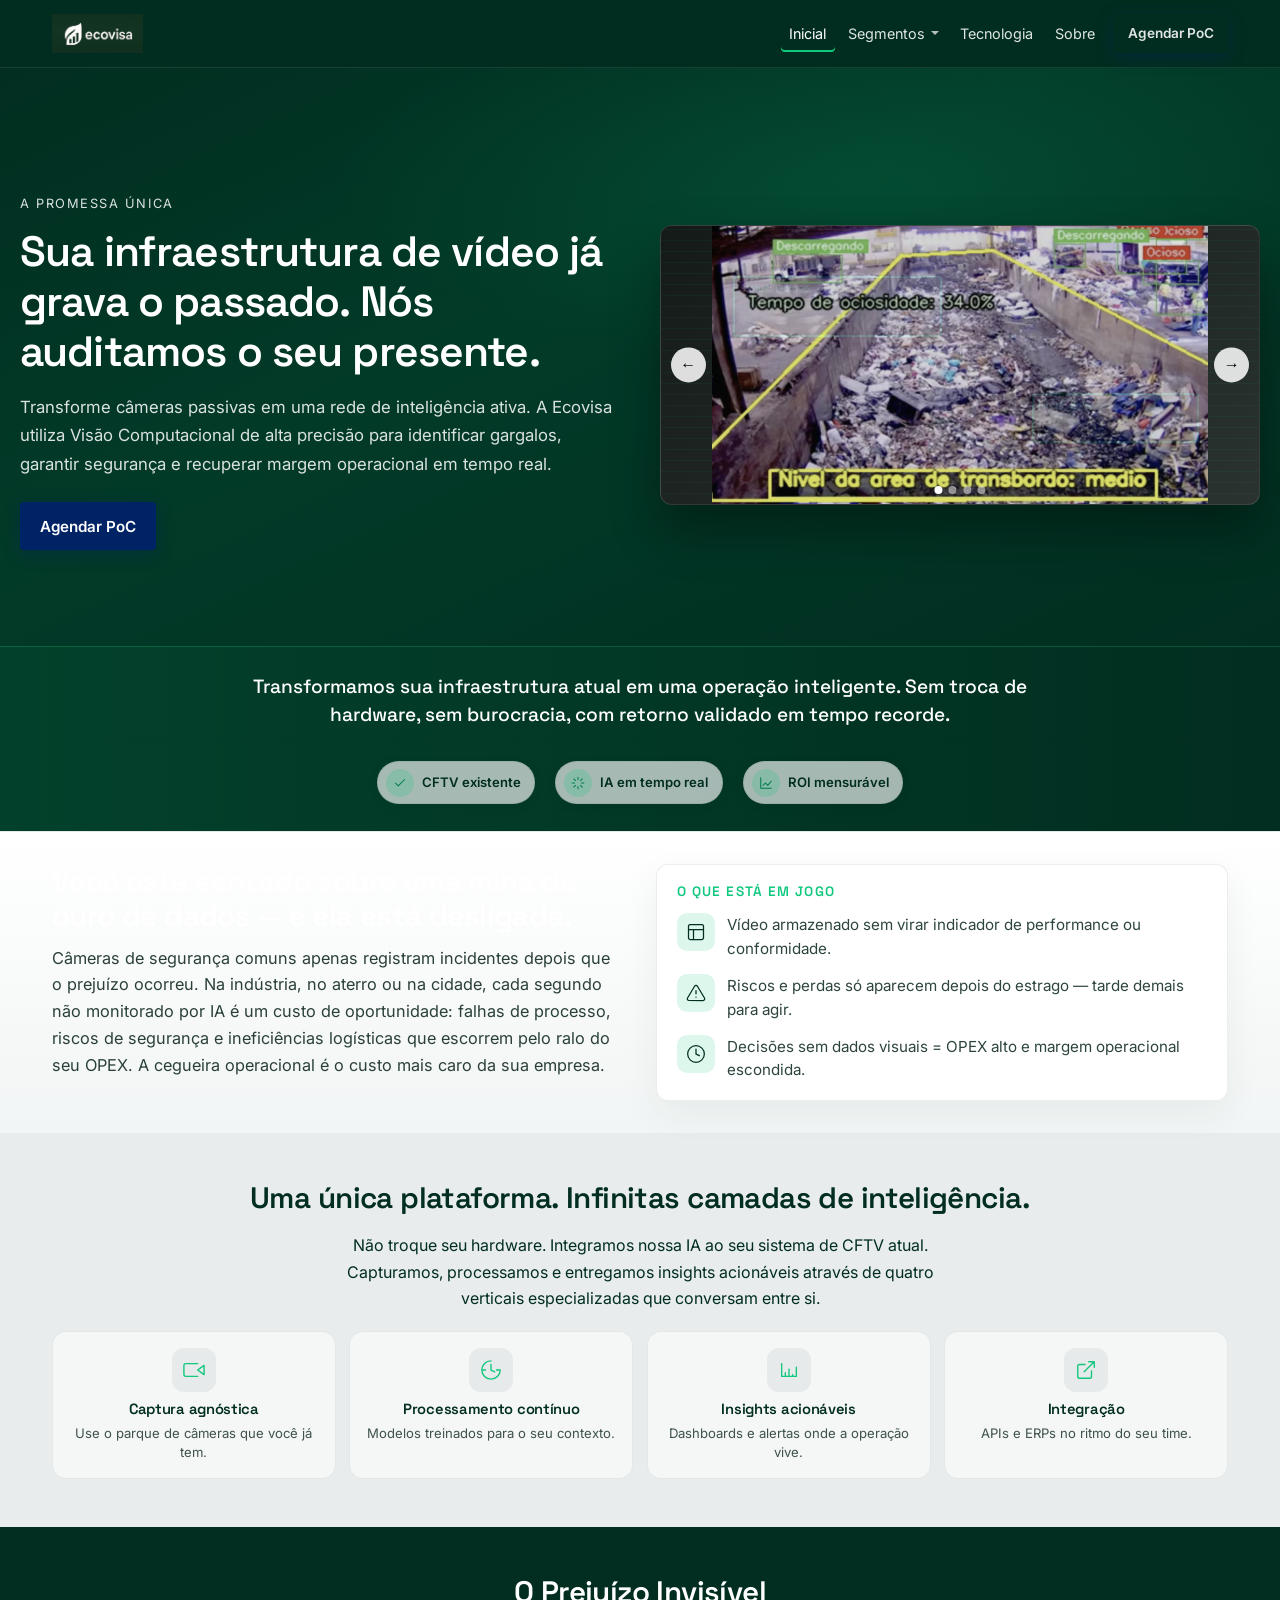
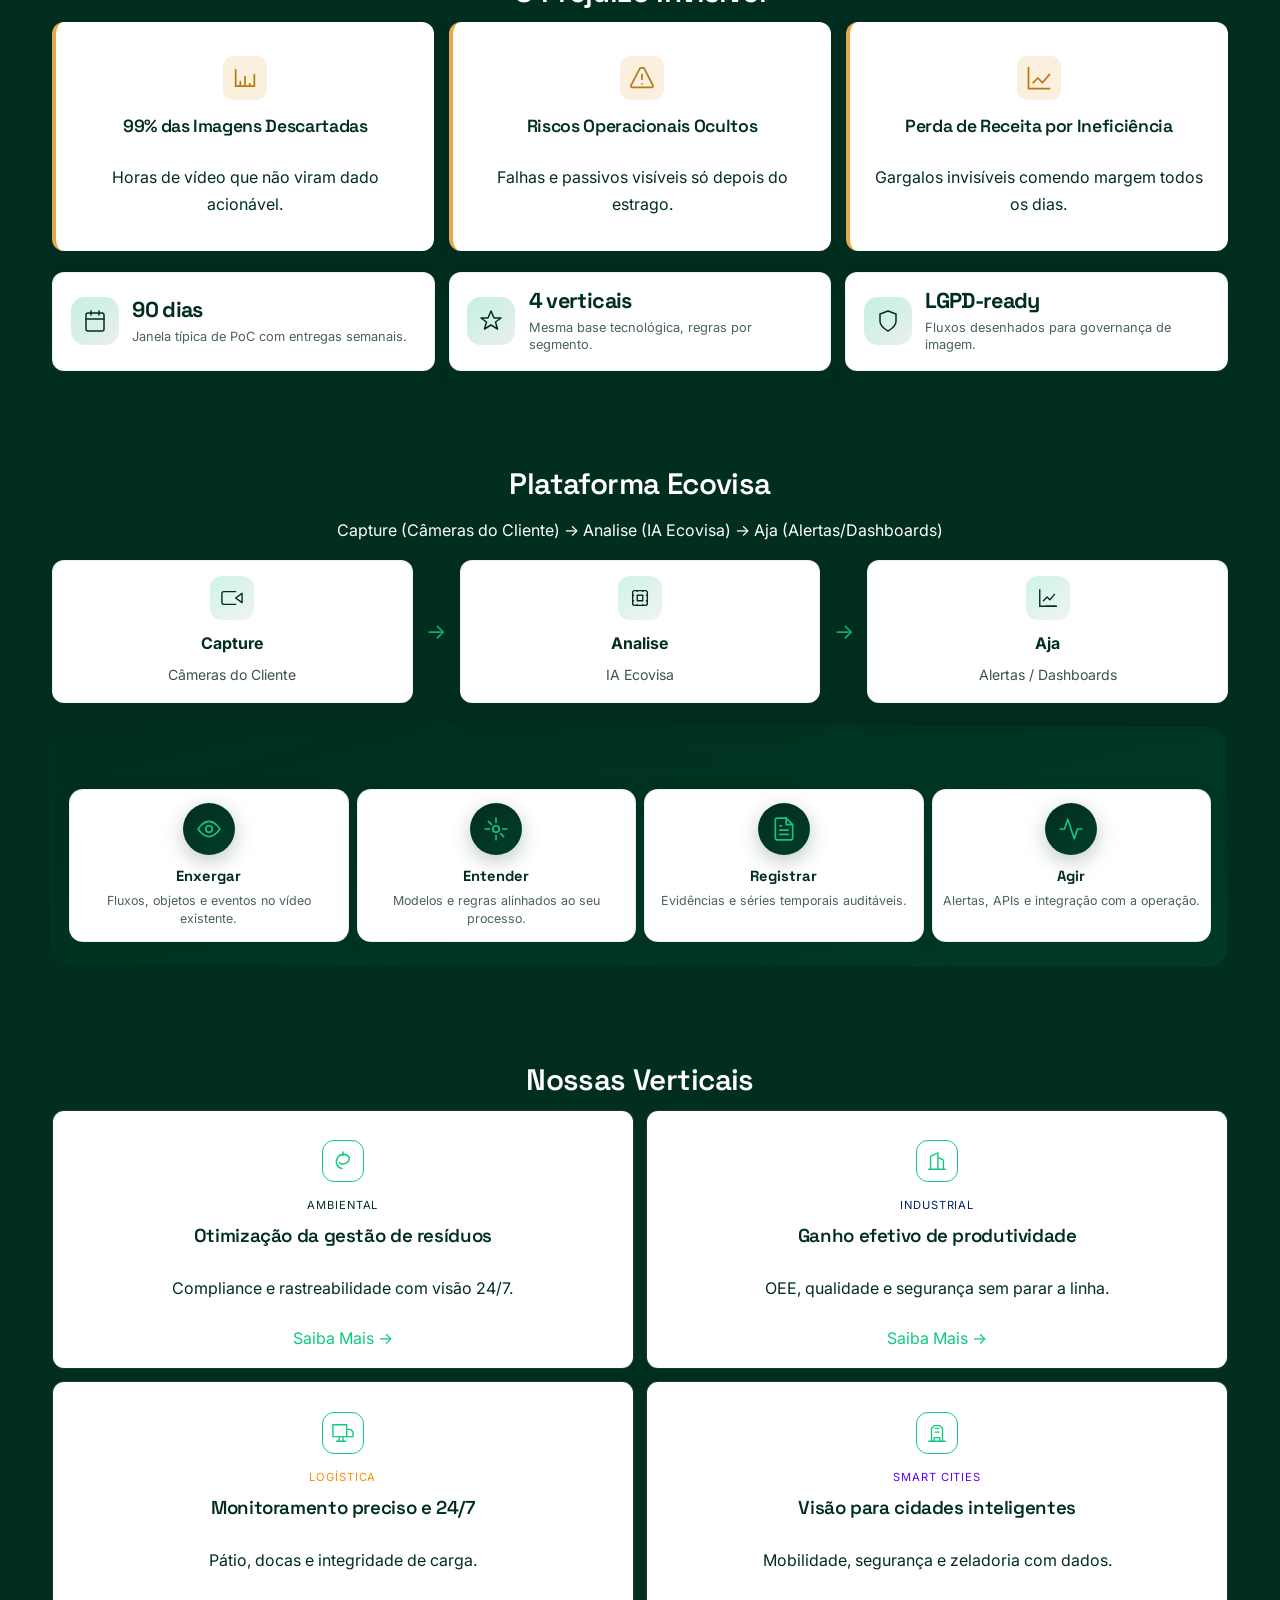
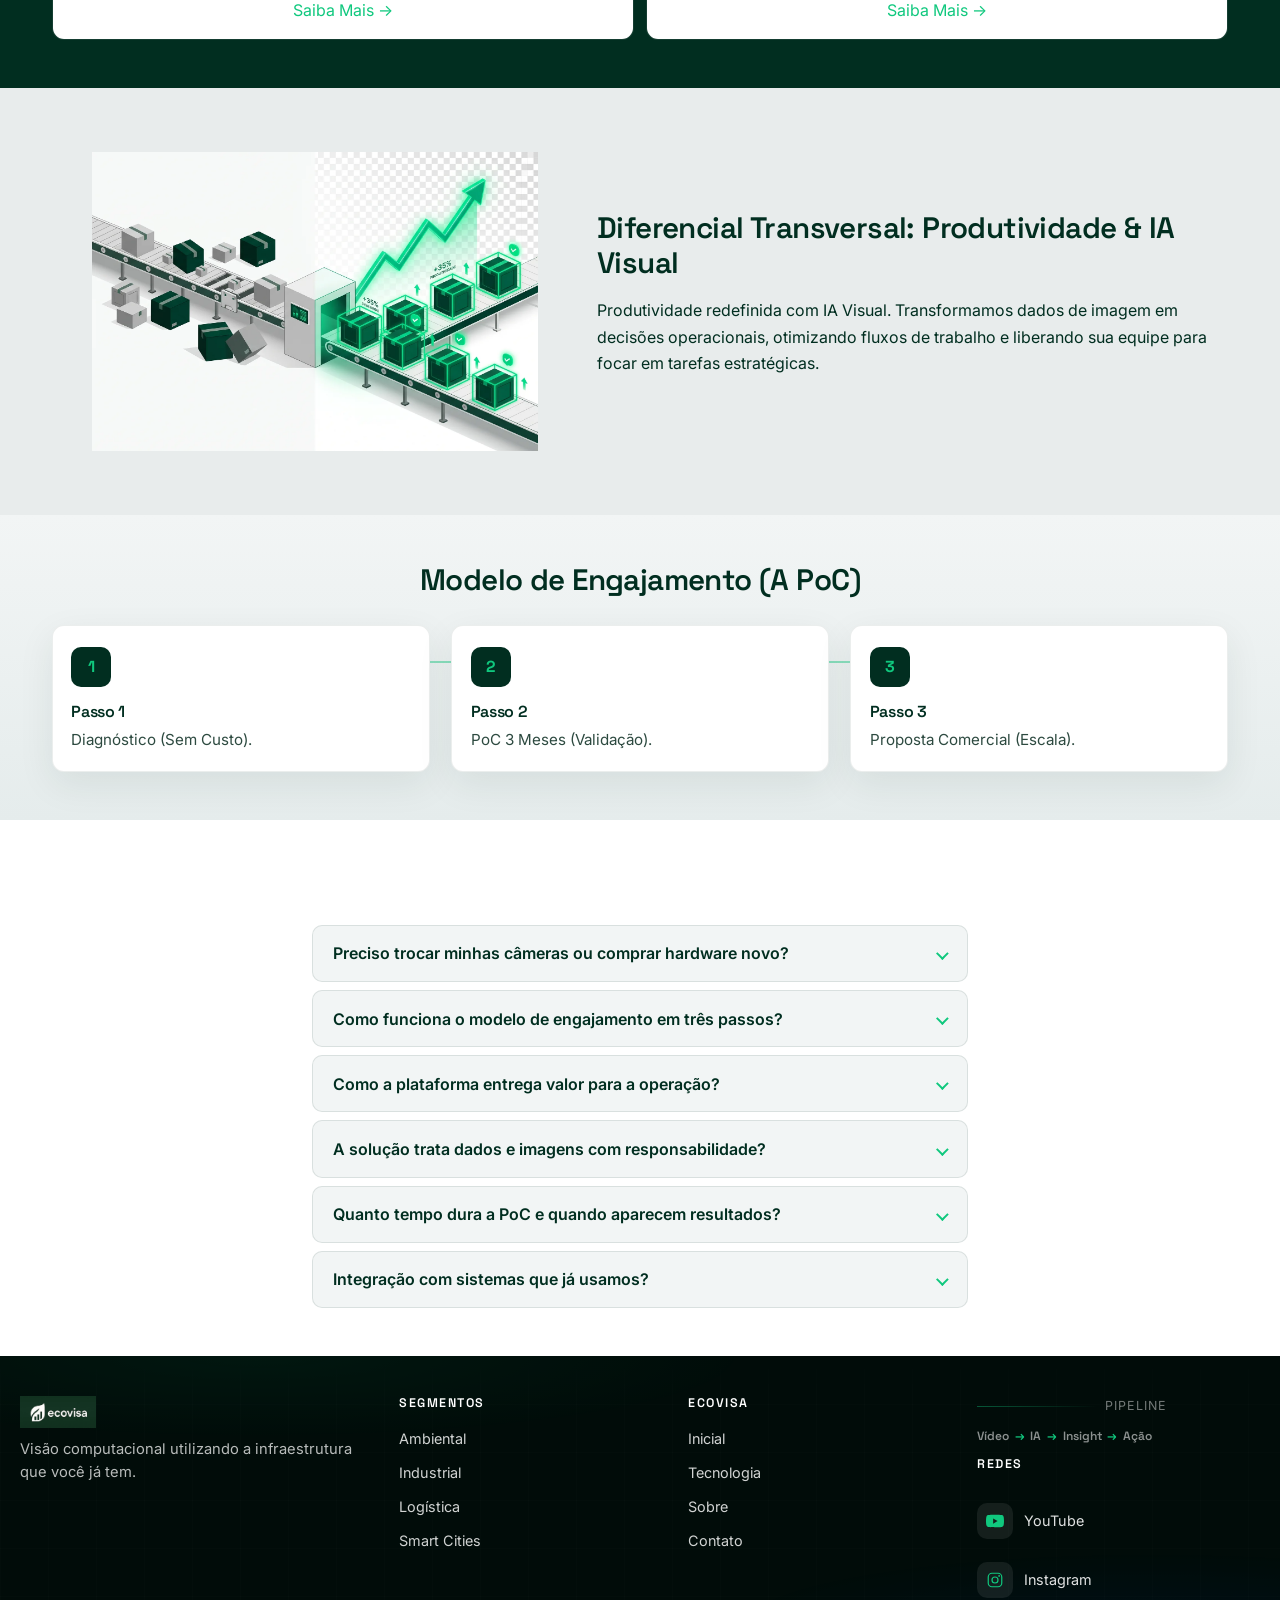
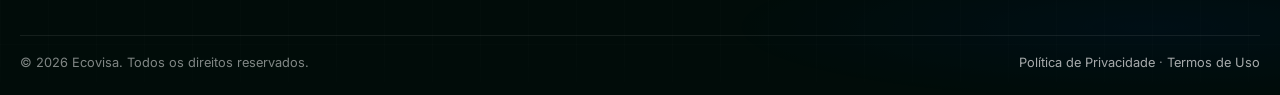
<file: index.html>
<!DOCTYPE html>
<html lang="pt-BR">
  <head>
    <meta charset="utf-8" />
    <meta name="viewport" content="width=device-width, initial-scale=1" />
    <title>Ecovisa — Inteligência que vê, agilidade que entrega</title>

    <link rel="icon" href="/favicon.ico" sizes="any">

    <!-- SEO -->
    <meta
      name="description"
      content="A Ecovisa aplica visão computacional e inteligência artificial para transformar câmeras existentes em dados operacionais, alertas e dashboards para indústria, logística, meio ambiente e cidades inteligentes."
    />

    <link rel="canonical" href="https://www.ecovisa.com.br/" />

    <meta property="og:type" content="website" />
    <meta property="og:title" content="Ecovisa | Inteligência visual com IA" />
    <meta
      property="og:description"
      content="Transforme câmeras passivas em uma rede de inteligência ativa com visão computacional aplicada à operação."
    />
    <meta property="og:url" content="https://www.ecovisa.com.br/" />
    <meta property="og:image" content="https://www.ecovisa.com.br/imagens/og/ecovisa-og.jpg" />

    <meta name="twitter:card" content="summary_large_image" />
    <meta name="twitter:title" content="Ecovisa | Inteligência visual com IA" />
    <meta
      name="twitter:description"
      content="Visão computacional para transformar vídeo em decisão operacional."
    />
    <meta name="twitter:image" content="https://www.ecovisa.com.br/imagens/og/ecovisa-og.jpg" />

    <link rel="preconnect" href="https://fonts.googleapis.com" />
    <link rel="preconnect" href="https://fonts.gstatic.com" crossorigin />
    <link
      href="https://fonts.googleapis.com/css2?family=Inter:wght@400;500;600;700&family=Space+Grotesk:wght@500;600;700&display=swap"
      rel="stylesheet"
    />
    <link rel="stylesheet" href="css/styles.css" />
    <link rel="stylesheet" href="css/vertical.css" />

    <script type="application/ld+json">
    {
      "@context": "https://schema.org",
      "@graph": [
        {
          "@type": "Organization",
          "@id": "https://www.ecovisa.com.br/#organization",
          "name": "Ecovisa",
          "legalName": "Clutch Tecnologia",
          "url": "https://www.ecovisa.com.br/",
          "logo": "https://www.ecovisa.com.br/imagens/ecovisa%20logo%20horizontal%20fundo%20verde.webp",
          "email": "contato@ecovisa.com.br",
          "address": {
            "@type": "PostalAddress",
            "addressLocality": "Curitiba",
            "addressRegion": "PR",
            "addressCountry": "BR"
          },
          "contactPoint": {
            "@type": "ContactPoint",
            "contactType": "sales",
            "email": "contato@ecovisa.com.br",
            "availableLanguage": ["Portuguese", "pt-BR"]
          },
          "sameAs": [
            "https://www.youtube.com/@ecovisa_tech",
            "https://www.instagram.com/ecovisa.tech"
          ]
        },
        {
          "@type": "SoftwareApplication",
          "name": "Plataforma Ecovisa",
          "applicationCategory": "BusinessApplication",
          "operatingSystem": "Web",
          "url": "https://www.ecovisa.com.br/",
          "description": "Plataforma de visão computacional e inteligência artificial que transforma câmeras e CFTV existentes em alertas, indicadores e dashboards operacionais.",
          "provider": { "@id": "https://www.ecovisa.com.br/#organization" },
          "offers": {
            "@type": "Offer",
            "description": "Diagnóstico e PoC sob consulta",
            "url": "https://www.ecovisa.com.br/contato"
          }
        },
        {
          "@type": "WebSite",
          "@id": "https://www.ecovisa.com.br/#website",
          "url": "https://www.ecovisa.com.br/",
          "name": "Ecovisa",
          "publisher": { "@id": "https://www.ecovisa.com.br/#organization" },
          "inLanguage": "pt-BR"
        }
      ]
    }
    </script>

  </head>
  <body>
    <div class="page">
      <header class="site-header">
        <div class="inner">
          <a href="/" class="brand" data-route="" aria-label="Ecovisa — Início">
            <img src="imagens/ecovisa%20logo%20horizontal%20fundo%20verde.webp" alt="Ecovisa" class="brand-logo" />
          </a>
          <nav class="nav-main" aria-label="Principal">
            <a href="/" class="nav-link" data-route="" data-nav="home">
              Inicial
            </a>
            <div class="dropdown">
              <button type="button" class="nav-link dropdown-toggle" data-nav="segmentos">
                Segmentos
              </button>
              <div class="dropdown-panel" role="menu">
                <a href="/ambiental" data-route="ambiental" data-nav="ambiental">
                  Ambiental
                  <small>coleta, gestão e reciclagem de resíduos</small>
                </a>
                <a href="/industrial" data-route="industrial" data-nav="industrial">
                  Industrial
                  <small>controle de qualidade e otimização de processos</small>
                </a>
                <a href="/logistica" data-route="logistica" data-nav="logistica">
                  Logística
                  <small>inspeção automatizada e gestão de cargas</small>
                </a>
                <a href="/smart-cities" data-route="smart-cities" data-nav="smart-cities">
                  Smart cities
                  <small>monitoramento veicular e fluxo de pessoas</small>
                </a>
              </div>
            </div>
            <a href="/tecnologia" class="nav-link" data-route="tecnologia" data-nav="tecnologia">
              Tecnologia
            </a>
            <a href="/sobre" class="nav-link" data-route="sobre" data-nav="sobre">Sobre</a>
            <a href="/contato" class="btn btn-primary" data-route="contato">Agendar PoC</a>
          </nav>
          <button
            type="button"
            class="mobile-nav-toggle"
            id="mobile-nav-toggle"
            aria-expanded="false"
            aria-controls="mobile-drawer"
          >
            Menu
          </button>
        </div>
      </header>

      <div class="mobile-drawer" id="mobile-drawer">
        <a href="/" data-route="">Inicial</a>
        <span class="mobile-sub" style="opacity: 0.6">Segmentos</span>
        <a href="/ambiental" data-route="ambiental">Ambiental</a>
        <a href="/industrial" data-route="industrial">Industrial</a>
        <a href="/logistica" data-route="logistica">Logística</a>
        <a href="/smart-cities" data-route="smart-cities">Smart Cities</a>
        <a href="/tecnologia" data-route="tecnologia">Tecnologia</a>
        <a href="/sobre" data-route="sobre">Sobre</a>
        <a href="/contato" data-route="contato">Agendar PoC</a>
      </div>

      <main>
        <!-- HOME -->
        <article data-view="">
          <section class="section section--dark section--hero">
            <div class="shell hero">
              <div class="hero-copy">
                <p class="kicker">A Promessa Única</p>
                <h1>
                  Sua infraestrutura de vídeo já grava o passado. Nós auditamos o seu presente.
                </h1>
                <p class="mb-lg hero-lead">
                  Transforme câmeras passivas em uma rede de inteligência ativa. A Ecovisa utiliza
                  Visão Computacional de alta precisão para identificar gargalos, garantir segurança
                  e recuperar margem operacional em tempo real.
                </p>
                <div class="hero-actions">
                  <a href="/contato" class="btn btn-primary" data-route="contato">
                    Agendar PoC
                  </a>
                </div>
              </div>
              <div class="hero-visual" aria-label="Visual do hero (vídeo em loop sugerido no wireframe)">
                <span class="scan-line"></span>
                <span class="bb-box">Status: Ocioso</span>
                <span class="bb-box">Nível: 85%</span>
                <div class="carousel" aria-label="Módulos Ecovisa">
                  <div class="carousel__track">
                    <figure class="carousel__slide is-active">
                      <img src="imagens/imagem%20dos%20modulos/ambiental/ambiental%20-%20modulo%20transbordo.webp" alt="Módulo Transbordo — Ambiental" loading="lazy">
                    </figure>
                    <figure class="carousel__slide">
                      <img src="imagens/imagem%20dos%20modulos/industrial/industrial%20-%20modulo%20controle%20de%20qualidade.webp" alt="Módulo Controle de Qualidade — Industrial" loading="lazy">
                    </figure>
                    <figure class="carousel__slide">
                      <img src="imagens/imagem%20dos%20modulos/industrial/industrial%20-%20modulo%20produtividade%20e%20controle.webp" alt="Módulo Produtividade e Controle — Industrial" loading="lazy">
                    </figure>
                    <figure class="carousel__slide">
                      <img src="imagens/imagem%20dos%20modulos/smart%20cities/smart%20cities%20-%20modulo%20analise%20de%20transito.webp" alt="Módulo Análise de Trânsito — Smart Cities" loading="lazy">
                    </figure>
                  </div>
                  <button class="carousel__btn carousel__btn--prev" aria-label="Anterior">&#8592;</button>
                  <button class="carousel__btn carousel__btn--next" aria-label="Próximo">&#8594;</button>
                  <div class="carousel__dots">
                    <button class="carousel__dot is-active" aria-label="Slide 1"></button>
                    <button class="carousel__dot" aria-label="Slide 2"></button>
                    <button class="carousel__dot" aria-label="Slide 3"></button>
                    <button class="carousel__dot" aria-label="Slide 4"></button>
                  </div>
                </div>
              </div>
            </div>
          </section>

          <section class="value-strip" aria-label="Promessa de valor">
            <div class="shell value-strip__inner">
              <p class="value-strip__text">
                Transformamos sua infraestrutura atual em uma operação inteligente. Sem troca de
                hardware, sem burocracia, com retorno validado em tempo recorde.
              </p>
              <div class="value-strip__highlights" role="list">
                <span class="value-strip__hi" role="listitem">
                  <span class="value-strip__hi-icon" aria-hidden="true">
                    <svg viewBox="0 0 24 24" fill="none" stroke="currentColor" stroke-width="1.75">
                      <path d="M20 6L9 17l-5-5" stroke-linecap="round" stroke-linejoin="round" />
                    </svg>
                  </span>
                  CFTV existente
                </span>
                <span class="value-strip__hi" role="listitem">
                  <span class="value-strip__hi-icon" aria-hidden="true">
                    <svg viewBox="0 0 24 24" fill="none" stroke="currentColor" stroke-width="1.75">
                      <path d="M12 2v4M12 18v4M4.93 4.93l2.83 2.83M16.24 16.24l2.83 2.83M2 12h4M18 12h4M4.93 19.07l2.83-2.83M16.24 7.76l2.83-2.83" stroke-linecap="round" />
                    </svg>
                  </span>
                  IA em tempo real
                </span>
                <span class="value-strip__hi" role="listitem">
                  <span class="value-strip__hi-icon" aria-hidden="true">
                    <svg viewBox="0 0 24 24" fill="none" stroke="currentColor" stroke-width="1.75">
                      <path d="M3 3v18h18M7 16l4-4 4 4 6-7" stroke-linecap="round" stroke-linejoin="round" />
                    </svg>
                  </span>
                  ROI mensurável
                </span>
              </div>
            </div>
          </section>

          <section class="home-intro-band">
            <div class="shell home-intro-band__grid">
              <div>
                <h2>Você está sentado sobre uma mina de ouro de dados — e ela está desligada.</h2>
                <p class="home-intro-band__lead">
                  Câmeras de segurança comuns apenas registram incidentes depois que o prejuízo
                  ocorreu. Na indústria, no aterro ou na cidade, cada segundo não monitorado por IA é
                  um custo de oportunidade: falhas de processo, riscos de segurança e ineficiências
                  logísticas que escorrem pelo ralo do seu OPEX. A cegueira operacional é o custo mais
                  caro da sua empresa.
                </p>
              </div>
              <div class="home-intro-band__panel" aria-label="Resumo do problema">
                <h3>O que está em jogo</h3>
                <div class="home-bullet">
                  <span class="home-bullet__ico" aria-hidden="true">
                    <svg viewBox="0 0 24 24" fill="none" stroke="currentColor" stroke-width="1.5">
                      <rect x="3" y="3" width="18" height="18" rx="2" />
                      <path d="M3 9h18M9 21V9" stroke-linecap="round" />
                    </svg>
                  </span>
                  <p>Vídeo armazenado sem virar indicador de performance ou conformidade.</p>
                </div>
                <div class="home-bullet">
                  <span class="home-bullet__ico" aria-hidden="true">
                    <svg viewBox="0 0 24 24" fill="none" stroke="currentColor" stroke-width="1.5">
                      <path d="M10.29 3.86L1.82 18a2 2 0 001.71 3h16.94a2 2 0 001.71-3L13.71 3.86a2 2 0 00-3.42 0zM12 9v4M12 17h.01" stroke-linecap="round" stroke-linejoin="round" />
                    </svg>
                  </span>
                  <p>Riscos e perdas só aparecem depois do estrago — tarde demais para agir.</p>
                </div>
                <div class="home-bullet">
                  <span class="home-bullet__ico" aria-hidden="true">
                    <svg viewBox="0 0 24 24" fill="none" stroke="currentColor" stroke-width="1.5">
                      <circle cx="12" cy="12" r="10" />
                      <path d="M12 6v6l4 2" stroke-linecap="round" />
                    </svg>
                  </span>
                  <p>Decisões sem dados visuais = OPEX alto e margem operacional escondida.</p>
                </div>
              </div>
            </div>
          </section>

          <section class="section section--muted">
            <div class="shell">
              <h2 class="text-center">Uma única plataforma. Infinitas camadas de inteligência.</h2>
              <p class="text-center section-headline">
                Não troque seu hardware. Integramos nossa IA ao seu sistema de CFTV atual. Capturamos,
                processamos e entregamos insights acionáveis através de quatro verticais
                especializadas que conversam entre si.
              </p>
              <div class="home-pillars">
                <div class="home-pillar">
                  <div class="home-pillar__ico" aria-hidden="true">
                    <svg viewBox="0 0 24 24" fill="none" stroke="currentColor" stroke-width="1.5">
                      <path d="M23 7l-7 5 7 5V7zM16 5H3a2 2 0 00-2 2v10a2 2 0 002 2h13" stroke-linecap="round" stroke-linejoin="round" />
                    </svg>
                  </div>
                  <h3>Captura agnóstica</h3>
                  <p>Use o parque de câmeras que você já tem.</p>
                </div>
                <div class="home-pillar">
                  <div class="home-pillar__ico" aria-hidden="true">
                    <svg viewBox="0 0 24 24" fill="none" stroke="currentColor" stroke-width="1.5">
                      <path d="M12 2a10 10 0 1010 10M12 6v6l4 2M2 12h4M18 12h4" stroke-linecap="round" />
                    </svg>
                  </div>
                  <h3>Processamento contínuo</h3>
                  <p>Modelos treinados para o seu contexto.</p>
                </div>
                <div class="home-pillar">
                  <div class="home-pillar__ico" aria-hidden="true">
                    <svg viewBox="0 0 24 24" fill="none" stroke="currentColor" stroke-width="1.5">
                      <path d="M4 19V5M4 19h16M8 19v-4M12 19v-8M16 19v-2M20 19V9" stroke-linecap="round" />
                    </svg>
                  </div>
                  <h3>Insights acionáveis</h3>
                  <p>Dashboards e alertas onde a operação vive.</p>
                </div>
                <div class="home-pillar">
                  <div class="home-pillar__ico" aria-hidden="true">
                    <svg viewBox="0 0 24 24" fill="none" stroke="currentColor" stroke-width="1.5">
                      <path d="M18 13v6a2 2 0 01-2 2H5a2 2 0 01-2-2V8a2 2 0 012-2h6M15 3h6v6M10 14L21 3" stroke-linecap="round" stroke-linejoin="round" />
                    </svg>
                  </div>
                  <h3>Integração</h3>
                  <p>APIs e ERPs no ritmo do seu time.</p>
                </div>
              </div>
            </div>
          </section>

          <section class="section">
            <div class="shell text-center">
              <h2>O Prejuízo Invisível</h2>
              <div class="grid-3">
                <div class="card-pain">
                  <div class="icon-line" aria-hidden="true">
                    <svg width="28" height="28" viewBox="0 0 24 24" fill="none" stroke="currentColor" stroke-width="1.5">
                      <path d="M4 19V5M4 19h16M4 19h4M8 19v-4M12 19v-8M16 19v-2M20 19V9" stroke-linecap="round" />
                    </svg>
                  </div>
                  <h3>99% das Imagens Descartadas</h3>
                  <p>Horas de vídeo que não viram dado acionável.</p>
                </div>
                <div class="card-pain">
                  <div class="icon-line" aria-hidden="true">
                    <svg width="28" height="28" viewBox="0 0 24 24" fill="none" stroke="currentColor" stroke-width="1.5">
                      <path d="M12 9v4M12 17h.01M10.3 3.6L2.6 18.4A1 1 0 003.4 20h17.2a1 1 0 00.8-1.6L13.7 3.6a1 1 0 00-1.8 0z" stroke-linecap="round" stroke-linejoin="round" />
                    </svg>
                  </div>
                  <h3>Riscos Operacionais Ocultos</h3>
                  <p>Falhas e passivos visíveis só depois do estrago.</p>
                </div>
                <div class="card-pain">
                  <div class="icon-line" aria-hidden="true">
                    <svg width="28" height="28" viewBox="0 0 24 24" fill="none" stroke="currentColor" stroke-width="1.5">
                      <path d="M3 3v18h18M7 16l4-4 4 4 6-7" stroke-linecap="round" stroke-linejoin="round" />
                    </svg>
                  </div>
                  <h3>Perda de Receita por Ineficiência</h3>
                  <p>Gargalos invisíveis comendo margem todos os dias.</p>
                </div>
              </div>
              <div class="home-stats" aria-label="Indicadores da proposta Ecovisa">
                <div class="home-stat">
                  <div class="home-stat__ico" aria-hidden="true">
                    <svg viewBox="0 0 24 24" fill="none" stroke="currentColor" stroke-width="1.5">
                      <rect x="3" y="4" width="18" height="18" rx="2" />
                      <path d="M3 10h18M8 2v4M16 2v4" stroke-linecap="round" />
                    </svg>
                  </div>
                  <div>
                    <span class="home-stat__val">90 dias</span>
                    <span class="home-stat__lbl">Janela típica de PoC com entregas semanais.</span>
                  </div>
                </div>
                <div class="home-stat">
                  <div class="home-stat__ico" aria-hidden="true">
                    <svg viewBox="0 0 24 24" fill="none" stroke="currentColor" stroke-width="1.5">
                      <path d="M12 2l3 7h7l-5.5 4 2 7L12 16l-6.5 4 2-7L2 9h7l3-7z" stroke-linejoin="round" />
                    </svg>
                  </div>
                  <div>
                    <span class="home-stat__val">4 verticais</span>
                    <span class="home-stat__lbl">Mesma base tecnológica, regras por segmento.</span>
                  </div>
                </div>
                <div class="home-stat">
                  <div class="home-stat__ico" aria-hidden="true">
                    <svg viewBox="0 0 24 24" fill="none" stroke="currentColor" stroke-width="1.5">
                      <path d="M12 22s8-4 8-10V5l-8-3-8 3v7c0 6 8 10 8 10z" stroke-linejoin="round" />
                    </svg>
                  </div>
                  <div>
                    <span class="home-stat__val">LGPD-ready</span>
                    <span class="home-stat__lbl">Fluxos desenhados para governança de imagem.</span>
                  </div>
                </div>
              </div>
            </div>
          </section>

          <section class="section">
            <div class="shell text-center">
              <h2>Plataforma Ecovisa</h2>
              <p class="section-headline">
                Capture (Câmeras do Cliente) → Analise (IA Ecovisa) → Aja (Alertas/Dashboards)
              </p>
              <div class="flow flow--modern" aria-label="Fluxo da plataforma">
                <div class="flow-step">
                  <div class="flow-step__ico" aria-hidden="true">
                    <svg viewBox="0 0 24 24" fill="none" stroke="currentColor" stroke-width="1.5">
                      <path d="M23 7l-7 5 7 5V7zM16 5H3a2 2 0 00-2 2v10a2 2 0 002 2h13" stroke-linecap="round" stroke-linejoin="round" />
                    </svg>
                  </div>
                  <strong>Capture</strong>
                  <span>Câmeras do Cliente</span>
                </div>
                <span class="flow-arrow" aria-hidden="true">→</span>
                <div class="flow-step">
                  <div class="flow-step__ico" aria-hidden="true">
                    <svg viewBox="0 0 24 24" fill="none" stroke="currentColor" stroke-width="1.5">
                      <rect x="4" y="4" width="16" height="16" rx="2" />
                      <path d="M9 9h6v6H9zM4 9h1M4 15h1M19 9h1M19 15h1M9 4v1M15 4v1M9 19v1M15 19v1" stroke-linecap="round" />
                    </svg>
                  </div>
                  <strong>Analise</strong>
                  <span>IA Ecovisa</span>
                </div>
                <span class="flow-arrow" aria-hidden="true">→</span>
                <div class="flow-step">
                  <div class="flow-step__ico" aria-hidden="true">
                    <svg viewBox="0 0 24 24" fill="none" stroke="currentColor" stroke-width="1.5">
                      <path d="M3 3v18h18" stroke-linecap="round" />
                      <path d="M7 15l4-4 3 3 5-6" stroke-linecap="round" stroke-linejoin="round" />
                      <path d="M21 21H10" stroke-linecap="round" />
                    </svg>
                  </div>
                  <strong>Aja</strong>
                  <span>Alertas / Dashboards</span>
                </div>
              </div>
              <div class="home-infographic" aria-label="Pipeline de valor da visão computacional">
                <p class="home-infographic__title">Do pixel à decisão</p>
                <div class="home-pipeline">
                  <div class="home-pipeline__node">
                    <div class="home-pipeline__ring" aria-hidden="true">
                      <svg viewBox="0 0 24 24" fill="none" stroke="currentColor" stroke-width="1.5">
                        <path d="M2 12s4-7 10-7 10 7 10 7-4 7-10 7-10-7-10-7z" />
                        <circle cx="12" cy="12" r="3" />
                      </svg>
                    </div>
                    <strong>Enxergar</strong>
                    <span>Fluxos, objetos e eventos no vídeo existente.</span>
                  </div>
                  <div class="home-pipeline__node">
                    <div class="home-pipeline__ring" aria-hidden="true">
                      <svg viewBox="0 0 24 24" fill="none" stroke="currentColor" stroke-width="1.5">
                        <path d="M12 2v4M12 18v4M4.93 4.93l2.83 2.83M16.24 16.24l2.83 2.83M2 12h4M18 12h4" stroke-linecap="round" />
                        <circle cx="12" cy="12" r="3" />
                      </svg>
                    </div>
                    <strong>Entender</strong>
                    <span>Modelos e regras alinhados ao seu processo.</span>
                  </div>
                  <div class="home-pipeline__node">
                    <div class="home-pipeline__ring" aria-hidden="true">
                      <svg viewBox="0 0 24 24" fill="none" stroke="currentColor" stroke-width="1.5">
                        <path d="M14 2H6a2 2 0 00-2 2v16a2 2 0 002 2h12a2 2 0 002-2V8z" />
                        <path d="M14 2v6h6M16 13H8M16 17H8M10 9H8" stroke-linecap="round" />
                      </svg>
                    </div>
                    <strong>Registrar</strong>
                    <span>Evidências e séries temporais auditáveis.</span>
                  </div>
                  <div class="home-pipeline__node">
                    <div class="home-pipeline__ring" aria-hidden="true">
                      <svg viewBox="0 0 24 24" fill="none" stroke="currentColor" stroke-width="1.5">
                        <path d="M22 12h-4l-3 9L9 3l-3 9H2" stroke-linecap="round" stroke-linejoin="round" />
                      </svg>
                    </div>
                    <strong>Agir</strong>
                    <span>Alertas, APIs e integração com a operação.</span>
                  </div>
                </div>
              </div>
            </div>
          </section>

          <section class="section section--dark">
            <div class="shell">
              <h2 class="text-center">Nossas Verticais</h2>
              <div class="grid-cards-4">
                <a href="/ambiental" class="vert-card" data-v="ambiental" data-route="ambiental">
                  <span class="bg" aria-hidden="true"></span>
                  <div class="content">
                    <span class="vert-card__ico" aria-hidden="true">
                      <svg viewBox="0 0 24 24" fill="none" stroke="currentColor" stroke-width="1.5">
                        <path d="M11 20A7 7 0 016 9a7 7 0 0113 0v0a7 7 0 01-11 5" stroke-linecap="round" stroke-linejoin="round" />
                        <path d="M12 2v4M9 5h6" stroke-linecap="round" />
                      </svg>
                    </span>
                    <span class="badge-v">Ambiental</span>
                    <h3 class="text">Otimização da gestão de resíduos</h3>
                    <p class="text">Compliance e rastreabilidade com visão 24/7.</p>
                    <span style="color: var(--verde-esmeralda); margin-top: 0.5rem">Saiba Mais →</span>
                  </div>
                </a>
                <a href="/industrial" class="vert-card" data-v="industrial" data-route="industrial">
                  <span class="bg"></span>
                  <div class="content">
                    <span class="vert-card__ico" aria-hidden="true">
                      <svg viewBox="0 0 24 24" fill="none" stroke="currentColor" stroke-width="1.5">
                        <path d="M3 21h18M5 21V7l8-4v18M19 21V11l-6-3" stroke-linecap="round" stroke-linejoin="round" />
                      </svg>
                    </span>
                    <span class="badge-v">Industrial</span>
                    <h3 class="text">Ganho efetivo de produtividade</h3>
                    <p class="text">OEE, qualidade e segurança sem parar a linha.</p>
                    <span style="color: var(--verde-esmeralda); margin-top: 0.5rem">Saiba Mais →</span>
                  </div>
                </a>
                <a href="/logistica" class="vert-card" data-v="logistica" data-route="logistica">
                  <span class="bg"></span>
                  <div class="content">
                    <span class="vert-card__ico" aria-hidden="true">
                      <svg viewBox="0 0 24 24" fill="none" stroke="currentColor" stroke-width="1.5">
                        <path d="M1 3h15v13H1zM16 8h4l3 3v5h-7V8zM5 21h10M8 21v-4M12 21v-4" stroke-linecap="round" stroke-linejoin="round" />
                      </svg>
                    </span>
                    <span class="badge-v">Logística</span>
                    <h3 class="text">Monitoramento preciso e 24/7</h3>
                    <p class="text">Pátio, docas e integridade de carga.</p>
                    <span style="color: var(--verde-esmeralda); margin-top: 0.5rem">Saiba Mais →</span>
                  </div>
                </a>
                <a href="/smart-cities" class="vert-card" data-v="smart-cities" data-route="smart-cities">
                  <span class="bg"></span>
                  <div class="content">
                    <span class="vert-card__ico" aria-hidden="true">
                      <svg viewBox="0 0 24 24" fill="none" stroke="currentColor" stroke-width="1.5">
                        <path d="M3 21h18M6 21V7l3-3h6l3 3v14M9 21v-4h6v4M10 7h4M10 11h4" stroke-linecap="round" stroke-linejoin="round" />
                      </svg>
                    </span>
                    <span class="badge-v">Smart Cities</span>
                    <h3 class="text">Visão para cidades inteligentes</h3>
                    <p class="text">Mobilidade, segurança e zeladoria com dados.</p>
                    <span style="color: var(--verde-esmeralda); margin-top: 0.5rem">Saiba Mais →</span>
                  </div>
                </a>
              </div>
            </div>
          </section>

          <section class="section section--muted">
            <div class="shell">
              <div class="grid-2-asym">
                <div>
                  <figure class="section-figure">
                    <img src="imagens/gerais/home-diferencial-transversal.webp" alt="Diferencial Transversal — Produtividade com IA Visual" loading="lazy">
                  </figure>
                </div>
                <div>
                  <h2>Diferencial Transversal: Produtividade &amp; IA Visual</h2>
                  <p>
                    Produtividade redefinida com IA Visual. Transformamos dados de imagem em decisões
                    operacionais, otimizando fluxos de trabalho e liberando sua equipe para focar em
                    tarefas estratégicas.
                  </p>
                </div>
              </div>
            </div>
          </section>

          <section class="section section--poc">
            <div class="shell text-center">
              <h2>Modelo de Engajamento (A PoC)</h2>
              <div class="timeline-pro" role="list">
                <article class="tl-card" role="listitem">
                  <span class="tl-card__n">1</span>
                  <h3 class="tl-card__title">Passo 1</h3>
                  <p class="tl-card__text">Diagnóstico (Sem Custo).</p>
                </article>
                <article class="tl-card" role="listitem">
                  <span class="tl-card__n">2</span>
                  <h3 class="tl-card__title">Passo 2</h3>
                  <p class="tl-card__text">PoC 3 Meses (Validação).</p>
                </article>
                <article class="tl-card" role="listitem">
                  <span class="tl-card__n">3</span>
                  <h3 class="tl-card__title">Passo 3</h3>
                  <p class="tl-card__text">Proposta Comercial (Escala).</p>
                </article>
              </div>
            </div>
          </section>

          <section class="section section--faq" aria-labelledby="faq-heading">
            <div class="shell shell--narrow">
              <h2 id="faq-heading" class="text-center">Perguntas frequentes</h2>
              <div class="faq">
                <div class="faq__item">
                  <button type="button" class="faq__trigger" aria-expanded="false" id="faq-b1">
                    Preciso trocar minhas câmeras ou comprar hardware novo?
                  </button>
                  <div class="faq__panel" id="faq-p1" role="region" aria-labelledby="faq-b1" hidden>
                    <p>
                      Não troque seu hardware. Integramos nossa IA ao seu sistema de CFTV atual.
                      Capturamos, processamos e entregamos insights acionáveis através de quatro
                      verticais especializadas que conversam entre si.
                    </p>
                  </div>
                </div>
                <div class="faq__item">
                  <button type="button" class="faq__trigger" aria-expanded="false" id="faq-b2">
                    Como funciona o modelo de engajamento em três passos?
                  </button>
                  <div class="faq__panel" id="faq-p2" role="region" aria-labelledby="faq-b2" hidden>
                    <p>
                      Passo 1: Diagnóstico (Sem Custo). Passo 2: PoC 3 Meses (Validação). Passo 3:
                      Proposta Comercial (Escala).
                    </p>
                  </div>
                </div>
                <div class="faq__item">
                  <button type="button" class="faq__trigger" aria-expanded="false" id="faq-b3">
                    Como a plataforma entrega valor para a operação?
                  </button>
                  <div class="faq__panel" id="faq-p3" role="region" aria-labelledby="faq-b3" hidden>
                    <p>
                      Capture (Câmeras do Cliente) → Analise (IA Ecovisa) → Aja (Alertas/Dashboards).
                    </p>
                  </div>
                </div>
                <div class="faq__item">
                  <button type="button" class="faq__trigger" aria-expanded="false" id="faq-b4">
                    A solução trata dados e imagens com responsabilidade?
                  </button>
                  <div class="faq__panel" id="faq-p4" role="region" aria-labelledby="faq-b4" hidden>
                    <p>Privacidade e segurança de dados são inegociáveis na Ecovisa. Nós NÃO armazenamos,
                    vendemos ou compartilhamos imagens ou dados operacionais de clientes. Suas imagens
                    permanecem sob seu controle total em todo momento.</p>
                    <p>Durante a Prova de Conceito, processamos apenas frames necessários para treinar
                    modelos personalizados para sua operação — nunca reutilizados para outros clientes.
                    Todos os resultados analíticos (relatórios, dashboards, dados de saída) pertencem
                    integralmente a você.</p>
                    <p>Nossa arquitetura está em conformidade com a Lei Geral de Proteção de Dados (LGPD).
                    Quando imagens contêm indivíduos identificáveis, a análise é comportamental agregada,
                    não por identificação individual. Cada engajamento começa com um Plano de Trabalho
                    escrito que detalha exatamente o que acessamos e como tratamos seus dados.</p>
                  </div>
                </div>
                <div class="faq__item">
                  <button type="button" class="faq__trigger" aria-expanded="false" id="faq-b5">
                    Quanto tempo dura a PoC e quando aparecem resultados?
                  </button>
                  <div class="faq__panel" id="faq-p5" role="region" aria-labelledby="faq-b5" hidden>
                    <p>
                      Validamos sua operação sem custos através de uma Prova de Conceito de 90 dias.
                      Resultados visíveis e mensuráveis já nas primeiras 4 semanas.
                    </p>
                  </div>
                </div>
                <div class="faq__item">
                  <button type="button" class="faq__trigger" aria-expanded="false" id="faq-b6">
                    Integração com sistemas que já usamos?
                  </button>
                  <div class="faq__panel" id="faq-p6" role="region" aria-labelledby="faq-b6" hidden>
                    <p>Integração com ERPs/APIs (JSON).</p>
                  </div>
                </div>
              </div>
            </div>
          </section>

        </article>

        <!-- AMBIENTAL -->
        <article
          class="section--vertical vertical-page vertical-page--ambiental"
          data-view="ambiental"
          data-vertical="ambiental"
          hidden
        >
          <section class="vertical-hero vertical-hero--ambiental">
            <div class="vertical-hero__mesh" aria-hidden="true"></div>
            <div class="vertical-hero__orb vertical-hero__orb--1" aria-hidden="true"></div>
            <div class="vertical-hero__orb vertical-hero__orb--2" aria-hidden="true"></div>
            <div class="shell vertical-hero__grid">
              <div class="vertical-hero__content">
                <p class="vertical-hero__eyebrow">
                  <svg class="v-ico" width="20" height="20" viewBox="0 0 24 24" fill="none" aria-hidden="true">
                    <path
                      d="M11 20A7 7 0 016 9a7 7 0 0113 0v0a7 7 0 01-11 5"
                      stroke="currentColor"
                      stroke-width="1.5"
                      stroke-linecap="round"
                      stroke-linejoin="round"
                    />
                    <path
                      d="M12 2v4M9 5h6"
                      stroke="currentColor"
                      stroke-width="1.5"
                      stroke-linecap="round"
                    />
                  </svg>
                  Ecovisa Ambiental
                </p>
                <h1 class="vertical-hero__title">Transparência total do descarte ao destino final.</h1>
                <p class="vertical-hero__lead">
                  Maximize a pureza dos materiais e garanta conformidade normativa com auditoria visual
                  24/7.
                </p>
                <a href="/contato" class="btn btn-primary" data-route="contato">
                  Agendar PoC
                </a>
              </div>
              <div class="vertical-hero__media reveal">
                <div class="vertical-hero__frame">
                  <img
                    src="imagens/imagem%20dos%20modulos/ambiental/ambiental%20-%20modulo%20triagem.webp"
                    alt="Triagem de resíduos com visão computacional e auditoria visual Ecovisa"
                    width="1600"
                    height="1200"
                    decoding="async"
                  />
                  <div class="vertical-hero__scan" aria-hidden="true"></div>
                  <span class="vertical-hero__bb vertical-hero__bb--1">Triagem</span>
                  <span class="vertical-hero__bb vertical-hero__bb--2">NR 38</span>
                </div>
                <div class="vertical-hero__strip" aria-hidden="true">
                  <span></span><span></span><span></span>
                </div>
              </div>
            </div>
          </section>

          <section class="section vertical-section">
            <div class="shell">
              <header class="section-head reveal">
                <span class="section-head__label">Diagnóstico</span>
                <h2>Desafios</h2>
              </header>
              <div class="challenge-grid">
                <article class="challenge-card reveal">
                  <div class="challenge-card__icon" aria-hidden="true">
                    <svg width="24" height="24" viewBox="0 0 24 24" fill="none" stroke="currentColor" stroke-width="1.5">
                      <path d="M4 6h16M4 12h16M4 18h10" stroke-linecap="round" />
                      <path d="M8 6v12M16 12l2 2 4-4" stroke-linecap="round" stroke-linejoin="round" />
                    </svg>
                  </div>
                  <h3 class="challenge-card__title">Incerteza na Triagem</h3>
                  <p class="challenge-card__text">
                    A triagem manual lenta e imprecisa gera contaminação cruzada que destrói o valor
                    comercial do seu resíduo.
                  </p>
                </article>
                <article class="challenge-card reveal">
                  <div class="challenge-card__icon" aria-hidden="true">
                    <svg width="24" height="24" viewBox="0 0 24 24" fill="none" stroke="currentColor" stroke-width="1.5">
                      <path
                        d="M12 22s8-4 8-10V5l-8-3-8 3v7c0 6 8 10 8 10z"
                        stroke-linecap="round"
                        stroke-linejoin="round"
                      />
                      <path d="M12 8v4M12 16h.01" stroke-linecap="round" />
                    </svg>
                  </div>
                  <h3 class="challenge-card__title">Risco de Compliance</h3>
                  <p class="challenge-card__text">
                    Sem dados visuais, sua operação é um &ldquo;buraco negro&rdquo; de incertezas e riscos
                    jurídicos frente a normas como a NR 38.
                  </p>
                </article>
                <article class="challenge-card reveal">
                  <div class="challenge-card__icon" aria-hidden="true">
                    <svg width="24" height="24" viewBox="0 0 24 24" fill="none" stroke="currentColor" stroke-width="1.5">
                      <circle cx="12" cy="12" r="9" />
                      <path d="M12 7v6l4 2" stroke-linecap="round" stroke-linejoin="round" />
                    </svg>
                  </div>
                  <h3 class="challenge-card__title">Ociosidade Oculta</h3>
                  <p class="challenge-card__text">
                    Falta de controle sobre a taxa de preenchimento e eficiência em áreas de
                    transbordo e aterros.
                  </p>
                </article>
              </div>
            </div>
          </section>

          <section class="section vertical-section">
            <div class="shell">
              <header class="section-head reveal">
                <span class="section-head__label">Produto</span>
                <h2>Módulos</h2>
              </header>
              <div class="module-showcase">
                <article class="module-row reveal">
                  <div class="module-row__content">
                    <span class="module-row__tag">Módulo</span>
                    <h3>Módulo — Transbordo</h3>
                    <p>
                      Monitore em tempo real e extraia dados operacionais da sua área de transbordo,
                      como: tempo médio de descarregamento, taxa de ociosidade dos caminhões, nível de
                      preenchimento e outros.
                    </p>
                  </div>
                  <div class="module-row__visual">
                    <figure>
                      <img
                        src="imagens/imagem%20dos%20modulos/ambiental/ambiental%20-%20modulo%20transbordo.webp"
                        alt="Visualização do módulo de transbordo com detecções da Ecovisa"
                        loading="lazy"
                      />
                    </figure>
                  </div>
                </article>
                <article class="module-row reveal">
                  <div class="module-row__content">
                    <span class="module-row__tag">Módulo</span>
                    <h3>Módulo — Coleta</h3>
                    <p>
                      Audite e registre as informações mais importantes da coleta, como materiais não
                      autorizados, quantidade de lixeiras/ locais de coleta, lixeiras em não conformidade
                      e outros.
                    </p>
                  </div>
                  <div class="module-row__visual">
                    <figure>
                      <img
                        src="imagens/imagem%20dos%20modulos/ambiental/ambiental%20-%20modulo%20coleta.webp"
                        alt="Visualização do módulo de coleta com detecções da Ecovisa"
                        loading="lazy"
                      />
                    </figure>
                  </div>
                </article>
                <article class="module-row reveal">
                  <div class="module-row__content">
                    <span class="module-row__tag">Módulo</span>
                    <h3>Módulo — Triagem</h3>
                    <p>
                      Monitore a produtividade e produção nas esteiras de triagem, como produção
                      individual por trabalhador, ritmo de triagem, segurança e ergonomia,
                      classificação de materiais, taxa de rejeito e outros.
                    </p>
                  </div>
                  <div class="module-row__visual">
                    <figure>
                      <img
                        src="imagens/imagem%20dos%20modulos/ambiental/ambiental%20-%20modulo%20triagem.webp"
                        alt="Visualização do módulo de triagem com detecções da Ecovisa"
                        loading="lazy"
                      />
                    </figure>
                  </div>
                </article>
                <article class="module-row reveal">
                  <div class="module-row__content">
                    <span class="module-row__tag">Módulo</span>
                    <h3>Módulo — Uso de EPI e comportamento desviantes</h3>
                    <p>Monitore continuamente o uso de equipamentos de proteção individual (EPI) e
                    detecte comportamentos não conformes ou desviantes no ambiente operacional.
                    Nossos algoritmos identificam violações de segurança em tempo real — capacete,
                    luvas, colete, botas de proteção — gerando alertas automatizados para a equipe
                    de segurança e auditoria contínua sem parar a operação.</p>
                  </div>
                  <div class="module-row__visual">
                    <figure>
                      <img
                        src="imagens/imagem%20dos%20modulos/ambiental/ambiental%20-%20modulo%20seguranca.webp"
                        alt="Visualização do módulo de uso de EPI e segurança com detecções da Ecovisa"
                        loading="lazy"
                      />
                    </figure>
                  </div>
                </article>
              </div>
            </div>
          </section>

          <section class="section vertical-section vertical-section--tint">
            <div class="shell">
              <header class="section-head reveal">
                <span class="section-head__label">Escopo</span>
                <h2>Alinhamento com ODS e conformidade</h2>
              </header>
              <div class="scope-panel reveal">
                <div class="scope-panel__icon" aria-hidden="true">
                  <svg width="28" height="28" viewBox="0 0 24 24" fill="none" stroke="currentColor" stroke-width="1.5">
                    <circle cx="12" cy="12" r="10" />
                    <path d="M2 12h20M12 2a15 15 0 000 20M12 2a15 15 0 010 20" />
                  </svg>
                </div>
                <div class="scope-panel__body">
                  <p>
                    Contribui diretamente com os ODS 8 (Trabalho decente), 9 (Indústria, inovação), 11
                    (Cidades sustentáveis) e 12 (Consumo e produção responsáveis).
                  </p>
                  <p>
                    Conformidade normativa: Atende requisitos da NR 38 (Segurança e saúde no trabalho em
                    atividades de resíduos) e políticas municipais de logística reversa.
                  </p>
                  <p>
                    Benefícios: Rastreabilidade da cadeia de reciclagem, redução de rejeitos em aterros,
                    geração de créditos de carbono.
                  </p>
                </div>
              </div>
            </div>
          </section>

          <section class="section vertical-section vertical-section--tint">
            <div class="shell">
              <div class="impl-card reveal">
                <h2>Implantação</h2>
                <p>
                  Conectamos nossa IA diretamente nos pontos críticos da sua linha de triagem. Em até
                  15 dias, sua equipe recebe dashboards de produtividade e pureza sem necessidade de
                  novos sensores.
                </p>
              </div>
            </div>
          </section>
        </article>

        <!-- INDUSTRIAL -->
        <article
          class="section--vertical vertical-page vertical-page--industrial"
          data-view="industrial"
          data-vertical="industrial"
          hidden
        >
          <section class="vertical-hero vertical-hero--industrial">
            <div class="vertical-hero__mesh" aria-hidden="true"></div>
            <div class="vertical-hero__orb vertical-hero__orb--1" aria-hidden="true"></div>
            <div class="vertical-hero__orb vertical-hero__orb--2" aria-hidden="true"></div>
            <div class="shell vertical-hero__grid">
              <div class="vertical-hero__content">
                <p class="vertical-hero__eyebrow">
                  <svg class="v-ico" width="20" height="20" viewBox="0 0 24 24" fill="none" aria-hidden="true">
                    <path
                      d="M3 21h18M5 21V7l8-4v18M19 21V11l-6-3"
                      stroke="currentColor"
                      stroke-width="1.5"
                      stroke-linecap="round"
                      stroke-linejoin="round"
                    />
                    <path d="M9 9v0M9 13v0M9 17v0" stroke="currentColor" stroke-width="1.5" stroke-linecap="round" />
                  </svg>
                  Ecovisa Industrial
                </p>
                <h1 class="vertical-hero__title">Onde o olho humano falha, nossa IA acelera.</h1>
                <p class="vertical-hero__lead">
                  Reduza o tempo de ciclo e elimine riscos de acidentes com supervisão computacional
                  autônoma.
                </p>
                <a href="/contato" class="btn btn-primary" data-route="contato">
                  Agendar PoC
                </a>
              </div>
              <div class="vertical-hero__media reveal">
                <div class="vertical-hero__frame">
                  <img
                    src="imagens/imagem%20dos%20modulos/industrial/industrial%20-%20modulo%20produtividade%20e%20controle.webp"
                    alt="Linha industrial com visão computacional Ecovisa — produtividade e controle"
                    width="1600"
                    height="1200"
                    decoding="async"
                  />
                  <div class="vertical-hero__scan" aria-hidden="true"></div>
                  <span class="vertical-hero__bb vertical-hero__bb--1">OEE</span>
                  <span class="vertical-hero__bb vertical-hero__bb--2">Qualidade</span>
                </div>
                <div class="vertical-hero__strip" aria-hidden="true">
                  <span></span><span></span><span></span>
                </div>
              </div>
            </div>
          </section>

          <section class="section vertical-section">
            <div class="shell">
              <header class="section-head reveal">
                <span class="section-head__label">Chão de fábrica</span>
                <h2>Desafios</h2>
              </header>
              <div class="challenge-grid">
                <article class="challenge-card reveal">
                  <div class="challenge-card__icon" aria-hidden="true">
                    <svg width="24" height="24" viewBox="0 0 24 24" fill="none" stroke="currentColor" stroke-width="1.5">
                      <path d="M4 19h16M4 15l4-6 4 2 4-5 4 4v10" stroke-linecap="round" stroke-linejoin="round" />
                      <path d="M4 15v4" stroke-linecap="round" />
                    </svg>
                  </div>
                  <h3 class="challenge-card__title">Gargalos Invisíveis</h3>
                  <p class="challenge-card__text">
                    Falhas rítmicas e paradas na linha de produção costumam ser imperceptíveis até que
                    a meta do mês seja comprometida.
                  </p>
                </article>
                <article class="challenge-card reveal">
                  <div class="challenge-card__icon" aria-hidden="true">
                    <svg width="24" height="24" viewBox="0 0 24 24" fill="none" stroke="currentColor" stroke-width="1.5">
                      <path
                        d="M12 22s8-4 8-10V5l-8-3-8 3v7c0 6 8 10 8 10z"
                        stroke-linecap="round"
                        stroke-linejoin="round"
                      />
                    </svg>
                  </div>
                  <h3 class="challenge-card__title">Segurança Falível</h3>
                  <p class="challenge-card__text">
                    A gestão de EPIs e áreas de risco depende de supervisão humana, gerando passivos
                    trabalhistas e acidentes.
                  </p>
                </article>
                <article class="challenge-card reveal">
                  <div class="challenge-card__icon" aria-hidden="true">
                    <svg width="24" height="24" viewBox="0 0 24 24" fill="none" stroke="currentColor" stroke-width="1.5">
                      <path d="M1 12s4-7 11-7 11 7 11 7-4 7-11 7-11-7-11-7z" />
                      <circle cx="12" cy="12" r="3" />
                    </svg>
                  </div>
                  <h3 class="challenge-card__title">Cegueira Operacional</h3>
                  <p class="challenge-card__text">
                    Milhares de horas de vídeo gravadas que não ajudam na tomada de decisão rápida
                    sobre a eficiência global (OEE).
                  </p>
                </article>
              </div>
            </div>
          </section>

          <section class="section vertical-section vertical-section--tint">
            <div class="shell">
              <header class="section-head reveal">
                <span class="section-head__label">Produto</span>
                <h2>Módulos</h2>
              </header>
              <div class="module-showcase">
                <article class="module-row reveal">
                  <div class="module-row__content">
                    <span class="module-row__tag">Módulo</span>
                    <h3>Módulo — Produtividade e controle</h3>
                    <p>
                      Análise de produtividade e controle no processo de trabalho; produtividade da
                      esteira e análise de ociosidade; controle e otimização do processo de trabalho;
                      análise de perdas; geração de alertas; raio-x do processo produtivo.
                    </p>
                  </div>
                  <div class="module-row__visual">
                    <figure>
                      <img
                        src="imagens/imagem%20dos%20modulos/industrial/industrial%20-%20modulo%20produtividade%20e%20controle.webp"
                        alt="Visualização do módulo de produtividade e controle"
                        loading="lazy"
                      />
                    </figure>
                  </div>
                </article>
                <article class="module-row reveal">
                  <div class="module-row__content">
                    <span class="module-row__tag">Módulo</span>
                    <h3>Módulo — Controle de Qualidade Visual</h3>
                    <p>
                      Detecção de defeitos em peças e produtos; análise e controle de qualidade na
                      produção; redução de perdas; ganho de produtividade; automação da análise;
                      geração de banco de dados de defeitos; geração de informação e conhecimento do
                      processo produtivo;
                    </p>
                  </div>
                  <div class="module-row__visual">
                    <figure>
                      <img
                        src="imagens/imagem%20dos%20modulos/industrial/industrial%20-%20modulo%20controle%20de%20qualidade.webp"
                        alt="Visualização do módulo de controle de qualidade visual"
                        loading="lazy"
                      />
                    </figure>
                  </div>
                </article>
                <article class="module-row reveal">
                  <div class="module-row__content">
                    <span class="module-row__tag">Módulo</span>
                    <h3>Módulo — Segurança e prevenção de acidentes e incidentes</h3>
                    <p>
                      Controle de segurança; análise das imagens e geração de alertas; prevenção de
                      acidentes e incidentes; geração de dados e informação de segurança no ambiente de
                      trabalho;
                    </p>
                  </div>
                  <div class="module-row__visual">
                    <figure>
                      <img
                        src="imagens/imagem%20dos%20modulos/industrial/industrial%20-%20modulo%20seguranca%20e%20prevencao.webp"
                        alt="Visualização do módulo de segurança e prevenção de acidentes"
                        loading="lazy"
                      />
                    </figure>
                  </div>
                </article>
                <article class="module-row reveal">
                  <div class="module-row__content">
                    <span class="module-row__tag">Módulo</span>
                    <h3>Módulo — Comportamento de clientes e usuários</h3>
                    <p>Analise padrões de comportamento visual em ambientes operacionais — desde
                    fluxo de pessoas em áreas de trabalho até interações com equipamentos e
                    infraestrutura. Utilize estes insights para otimizar layouts de fábrica,
                    identificar gargalos humanos, melhorar segurança comportamental e treinar
                    equipes com base em dados reais de operação. O escopo específico é
                    co-definido com o cliente durante a Prova de Conceito.</p>
                  </div>
                  <div class="module-row__visual">
                    <figure>
                      <img
                        src="imagens/imagem%20dos%20modulos/industrial/industrial%20-%20modulo%20comportamento%20de%20cliente.webp"
                        alt="Visualização do módulo de comportamento de clientes e usuários"
                        loading="lazy"
                      />
                    </figure>
                  </div>
                </article>
              </div>
            </div>
          </section>

          <section class="section vertical-section vertical-section--tint">
            <div class="shell">
              <header class="section-head reveal">
                <span class="section-head__label">Escopo</span>
                <h2>Alinhamento com ODS e conformidade</h2>
              </header>
              <div class="scope-panel reveal">
                <div class="scope-panel__icon" aria-hidden="true">
                  <svg width="28" height="28" viewBox="0 0 24 24" fill="none" stroke="currentColor" stroke-width="1.5">
                    <circle cx="12" cy="12" r="10" />
                    <path d="M2 12h20M12 2a15 15 0 000 20M12 2a15 15 0 010 20" />
                  </svg>
                </div>
                <div class="scope-panel__body">
                  <p>
                    ODS aplicáveis: 9 (Inovação), 12 (Produção responsável) e 8 (Trabalho decente).
                    Normas e padrões: Compatível com ISO 9001 (qualidade), ISO 45001 (segurança) e NR‑12
                    (máquinas). Benefícios: Detecção de falhas em tempo real, redução de retrabalho,
                    segurança de operadores, auditoria contínua sem parar a linha.
                  </p>
                </div>
              </div>
            </div>
          </section>

          <section class="section vertical-section">
            <div class="shell">
              <div class="impl-card reveal">
                <h2>Implantação</h2>
                <p>
                  Integração direta com o VMS da fábrica. Sem necessidade de novos sensores, a
                  inteligência é extraída puramente das câmeras que você já possui.
                </p>
              </div>
            </div>
          </section>
        </article>

        <!-- LOGÍSTICA -->
        <article
          class="section--vertical vertical-page vertical-page--logistica"
          data-view="logistica"
          data-vertical="logistica"
          hidden
        >
          <section class="vertical-hero vertical-hero--logistica">
            <div class="vertical-hero__mesh" aria-hidden="true"></div>
            <div class="vertical-hero__orb vertical-hero__orb--1" aria-hidden="true"></div>
            <div class="vertical-hero__orb vertical-hero__orb--2" aria-hidden="true"></div>
            <div class="shell vertical-hero__grid">
              <div class="vertical-hero__content">
                <p class="vertical-hero__eyebrow">
                  <svg class="v-ico" width="20" height="20" viewBox="0 0 24 24" fill="none" aria-hidden="true">
                    <path
                      d="M14 18V6a2 2 0 00-2-2H4a2 2 0 00-2 2v11a1 1 0 001 1h2M14 18h-2M14 18h7a1 1 0 001-1v-4a1 1 0 00-1-1h-1M6 18H4a1 1 0 01-1-1v-5"
                      stroke="currentColor"
                      stroke-width="1.5"
                      stroke-linecap="round"
                      stroke-linejoin="round"
                    />
                    <circle cx="7" cy="18" r="2" stroke="currentColor" stroke-width="1.5" />
                    <circle cx="17" cy="18" r="2" stroke="currentColor" stroke-width="1.5" />
                  </svg>
                  Ecovisa Logística
                </p>
                <h1 class="vertical-hero__title">Sua operação não pode parar por falta de visão.</h1>
                <p class="vertical-hero__lead">
                  Transforme câmeras passivas em ferramentas de auditoria ativa para eliminar
                  ineficiências no transbordo e no pátio.
                </p>
                <a href="/contato" class="btn btn-primary" data-route="contato">Agendar PoC</a>
              </div>
              <div class="vertical-hero__media reveal">
                <div class="vertical-hero__frame">
                  <img
                    src="imagens/gerais/logistica-hero.webp"
                    alt="Otimização de pátios e inspeção de cargas — Logística com IA"
                    decoding="async"
                  />
                  <div class="vertical-hero__scan" aria-hidden="true"></div>
                  <span class="vertical-hero__bb vertical-hero__bb--1">Docas</span>
                  <span class="vertical-hero__bb vertical-hero__bb--2">SLA</span>
                </div>
                <div class="vertical-hero__strip" aria-hidden="true">
                  <span></span><span></span><span></span>
                </div>
              </div>
            </div>
          </section>

          <section class="section vertical-section">
            <div class="shell">
              <header class="section-head reveal">
                <span class="section-head__label">Operação</span>
                <h2>Os Desafios</h2>
              </header>
              <div class="challenge-grid">
                <article class="challenge-card reveal">
                  <div class="challenge-card__icon" aria-hidden="true">
                    <svg width="24" height="24" viewBox="0 0 24 24" fill="none" stroke="currentColor" stroke-width="1.5">
                      <rect x="2" y="7" width="20" height="14" rx="2" />
                      <path d="M16 7V5a2 2 0 00-2-2h-4a2 2 0 00-2 2v2M2 13h20" stroke-linecap="round" />
                    </svg>
                  </div>
                  <h3 class="challenge-card__title">Ineficiência no Pátio</h3>
                  <p class="challenge-card__text">
                    Falta de dados precisos sobre o tempo de carregamento e descarregamento, gerando
                    filas e caminhões ociosos.
                  </p>
                </article>
                <article class="challenge-card reveal">
                  <div class="challenge-card__icon" aria-hidden="true">
                    <svg width="24" height="24" viewBox="0 0 24 24" fill="none" stroke="currentColor" stroke-width="1.5">
                      <path d="M21 16V8a2 2 0 00-1-1.73l-7-4a2 2 0 00-2 0l-7 4A2 2 0 003 8v8a2 2 0 001 1.73l7 4a2 2 0 002 0l7-4A2 2 0 0021 16z" />
                      <path d="M3.27 6.96L12 12.01l8.73-5.05M12 22.08V12" stroke-linecap="round" stroke-linejoin="round" />
                    </svg>
                  </div>
                  <h3 class="challenge-card__title">Falhas na Conferência</h3>
                  <p class="challenge-card__text">
                    Dependência de processos manuais de contagem que geram erros de inventário e
                    prejuízos no cross-docking.
                  </p>
                </article>
                <article class="challenge-card reveal">
                  <div class="challenge-card__icon" aria-hidden="true">
                    <svg width="24" height="24" viewBox="0 0 24 24" fill="none" stroke="currentColor" stroke-width="1.5">
                      <rect x="3" y="11" width="18" height="11" rx="2" />
                      <path d="M7 11V7a5 5 0 0110 0v4" stroke-linecap="round" />
                    </svg>
                  </div>
                  <h3 class="challenge-card__title">Risco à Integridade</h3>
                  <p class="challenge-card__text">
                    Dificuldade em auditar avarias ou acessos não autorizados em grandes pátios e
                    áreas de carga 24/7.
                  </p>
                </article>
              </div>
            </div>
          </section>

          <section class="section vertical-section vertical-section--tint">
            <div class="shell">
              <header class="section-head reveal">
                <span class="section-head__label">Produto</span>
                <h2>Módulos</h2>
              </header>
              <div class="module-showcase">
                <article class="module-row reveal">
                  <div class="module-row__content">
                    <span class="module-row__tag">Módulo</span>
                    <h3>Otimização de Docas e Pátio</h3>
                    <p>
                      Monitore o tempo médio de carregamento e descarregamento. Gere alertas
                      automáticos para veículos ociosos que violam o SLA operacional.
                    </p>
                  </div>
                  <div class="module-row__visual">
                    <figure class="section-figure">
                      <img src="imagens/gerais/logistica-modulo-docas-patio.webp" alt="Módulo Otimização de Docas e Pátio" loading="lazy">
                    </figure>
                  </div>
                </article>
                <article class="module-row reveal">
                  <div class="module-row__content">
                    <span class="module-row__tag">Módulo</span>
                    <h3>Conferência Automatizada de Carga</h3>
                    <p>
                      Identifique volumes, logotipos e integridade de embalagens durante o
                      cross-docking, reduzindo drasticamente o erro humano e perdas.
                    </p>
                  </div>
                  <div class="module-row__visual">
                    <figure class="section-figure">
                      <img src="imagens/gerais/logistica-modulo-conferencia-carga.webp" alt="Módulo Conferência Automatizada de Carga" loading="lazy">
                    </figure>
                  </div>
                </article>
                <article class="module-row reveal">
                  <div class="module-row__content">
                    <span class="module-row__tag">Módulo</span>
                    <h3>Vigilância de Ativos e Integridade</h3>
                    <p>
                      Auditoria visual contra avarias e acessos não autorizados a baús ou áreas
                      críticas, servindo como prova digital para conformidade e seguros.
                    </p>
                  </div>
                  <div class="module-row__visual">
                    <figure class="section-figure">
                      <img src="imagens/gerais/logistica-modulo-vigilancia-ativos.webp" alt="Módulo Vigilância de Ativos e Integridade" loading="lazy">
                    </figure>
                  </div>
                </article>
              </div>
            </div>
          </section>

          <section class="section vertical-section vertical-section--tint">
            <div class="shell">
              <header class="section-head reveal">
                <span class="section-head__label">Escopo</span>
                <h2>Alinhamento com ODS e conformidade</h2>
              </header>
              <div class="scope-panel reveal">
                <div class="scope-panel__icon" aria-hidden="true">
                  <svg width="28" height="28" viewBox="0 0 24 24" fill="none" stroke="currentColor" stroke-width="1.5">
                    <circle cx="12" cy="12" r="10" />
                    <path d="M2 12h20M12 2a15 15 0 000 20M12 2a15 15 0 010 20" />
                  </svg>
                </div>
                <div class="scope-panel__body">
                  <p>
                    ODS relacionadas: 9 (Indústria/inovação) e 11 (Cidades sustentáveis). Conformidade:
                    Auxilia no cumprimento da Lei do Motorista (horários de descanso via monitoramento de
                    fadiga) e normas de integridade de carga (ABNT NBR 14619). Benefícios: Redução de
                    avarias, otimização de docas com predição de horários, prevenção de furtos e
                    rastreamento visual de ativos.
                  </p>
                </div>
              </div>
            </div>
          </section>

          <section class="section vertical-section">
            <div class="shell">
              <div class="impl-card reveal">
                <h2>Implantação</h2>
                <p>
                  Conectamos nossa IA ao seu sistema de CFTV atual para capturar, processar e entregar
                  insights através de APIs ou dashboards.
                </p>
              </div>
            </div>
          </section>
        </article>

        <!-- SMART CITIES -->
        <article
          class="section--vertical vertical-page vertical-page--smart-cities"
          data-view="smart-cities"
          data-vertical="smart-cities"
          hidden
        >
          <section class="vertical-hero vertical-hero--smart">
            <div class="vertical-hero__mesh" aria-hidden="true"></div>
            <div class="vertical-hero__orb vertical-hero__orb--1" aria-hidden="true"></div>
            <div class="vertical-hero__orb vertical-hero__orb--2" aria-hidden="true"></div>
            <div class="shell vertical-hero__grid">
              <div class="vertical-hero__content">
                <p class="vertical-hero__eyebrow">
                  <svg class="v-ico" width="20" height="20" viewBox="0 0 24 24" fill="none" aria-hidden="true">
                    <path
                      d="M3 21h18M6 21V7l3-3h6l3 3v14M9 21v-4h6v4M10 7h4M10 11h4"
                      stroke="currentColor"
                      stroke-width="1.5"
                      stroke-linecap="round"
                      stroke-linejoin="round"
                    />
                  </svg>
                  Ecovisa Smart Cities
                </p>
                <h1 class="vertical-hero__title">Cidades que veem, cidades que agem.</h1>
                <p class="vertical-hero__lead">
                  Inteligência visual para otimizar fluxos urbanos e elevar a segurança do cidadão.
                </p>
                <a href="/contato" class="btn btn-primary" data-route="contato">Agendar PoC</a>
              </div>
              <div class="vertical-hero__media reveal">
                <div class="vertical-hero__frame">
                  <img
                    src="imagens/imagem%20dos%20modulos/smart%20cities/smart%20cities%20-%20modulo%20analise%20de%20transito.webp"
                    alt="Fluxo urbano e análise de trânsito com visão computacional Ecovisa"
                    width="1600"
                    height="1200"
                    decoding="async"
                  />
                  <div class="vertical-hero__scan" aria-hidden="true"></div>
                  <span class="vertical-hero__bb vertical-hero__bb--1">Tráfego</span>
                  <span class="vertical-hero__bb vertical-hero__bb--2">CICC</span>
                </div>
                <div class="vertical-hero__strip" aria-hidden="true">
                  <span></span><span></span><span></span>
                </div>
              </div>
            </div>
          </section>

          <section class="section vertical-section">
            <div class="shell">
              <header class="section-head reveal">
                <span class="section-head__label">Território</span>
                <h2>Os Desafios</h2>
              </header>
              <div class="challenge-grid">
                <article class="challenge-card reveal">
                  <div class="challenge-card__icon" aria-hidden="true">
                    <svg width="24" height="24" viewBox="0 0 24 24" fill="none" stroke="currentColor" stroke-width="1.5">
                      <circle cx="12" cy="12" r="10" />
                      <path d="M12 6v6l4 2" stroke-linecap="round" />
                    </svg>
                  </div>
                  <h3 class="challenge-card__title">Gestão às Cegas</h3>
                  <p class="challenge-card__text">
                    Gestores gerenciam cidades sem dados dinâmicos sobre o fluxo real de pessoas e
                    veículos nas vias.
                  </p>
                </article>
                <article class="challenge-card reveal">
                  <div class="challenge-card__icon" aria-hidden="true">
                    <svg width="24" height="24" viewBox="0 0 24 24" fill="none" stroke="currentColor" stroke-width="1.5">
                      <rect x="2" y="7" width="20" height="14" rx="2" />
                      <path d="M6 7V5a2 2 0 012-2h8a2 2 0 012 2v2M2 13h20" stroke-linecap="round" />
                    </svg>
                  </div>
                  <h3 class="challenge-card__title">Imagens Mortas</h3>
                  <p class="challenge-card__text">
                    Parques de câmeras de vigilância que gravam o passado, mas não auxiliam na tomada
                    de decisão imediata.
                  </p>
                </article>
                <article class="challenge-card reveal">
                  <div class="challenge-card__icon" aria-hidden="true">
                    <svg width="24" height="24" viewBox="0 0 24 24" fill="none" stroke="currentColor" stroke-width="1.5">
                      <path d="M3 9l9-7 9 7v11a2 2 0 01-2 2H5a2 2 0 01-2-2z" stroke-linecap="round" stroke-linejoin="round" />
                      <path d="M9 22V12h6v10" stroke-linecap="round" stroke-linejoin="round" />
                    </svg>
                  </div>
                  <h3 class="challenge-card__title">Zeladoria Reativa</h3>
                  <p class="challenge-card__text">
                    Dificuldade em identificar rapidamente descarte irregular de lixo ou falhas
                    críticas em ativos públicos.
                  </p>
                </article>
              </div>
            </div>
          </section>

          <section class="section vertical-section vertical-section--tint">
            <div class="shell">
              <header class="section-head reveal">
                <span class="section-head__label">Produto</span>
                <h2>Módulos</h2>
              </header>
              <div class="module-showcase">
                <article class="module-row reveal">
                  <div class="module-row__content">
                    <span class="module-row__tag">Módulo</span>
                    <h3>Módulo — Análise de Trânsito/Fluxo de Tráfego em ruas e avenidas</h3>
                    <p>
                      Análise de tráfego em várias dimensões (pedestre, veículo etc.); geração de dados
                      e inteligência sobre o tráfego; conhecimento da característica do tráfego em
                      diferentes momentos do dia; otimização e inteligência de ações públicas e
                      controle do tráfego; prevenção de acidentes.
                    </p>
                  </div>
                  <div class="module-row__visual">
                    <figure>
                      <img
                        src="imagens/imagem%20dos%20modulos/smart%20cities/smart%20cities%20-%20modulo%20analise%20de%20transito.webp"
                        alt="Visualização do módulo de análise de trânsito e fluxo em ruas e avenidas"
                        loading="lazy"
                      />
                    </figure>
                  </div>
                </article>
                <article class="module-row reveal">
                  <div class="module-row__content">
                    <span class="module-row__tag">Módulo</span>
                    <h3>Módulo — Análise de cruzamentos e interseções ferroviárias</h3>
                    <p>
                      Geração de informação sobre cruzamentos e interseções ferroviárias; controle e
                      análise de fluxo; otimização do fluxo; detecção de anomalias; alertas de
                      incidentes e acidentes;
                    </p>
                  </div>
                  <div class="module-row__visual">
                    <figure>
                      <img
                        src="imagens/imagem%20dos%20modulos/smart%20cities/smart%20cities%20-%20modulo%20analise%20de%20cruzamento.webp"
                        alt="Visualização do módulo de análise de cruzamentos e interseções ferroviárias"
                        loading="lazy"
                      />
                    </figure>
                  </div>
                </article>
                <article class="module-row reveal">
                  <div class="module-row__content">
                    <span class="module-row__tag">Módulo</span>
                    <h3>Módulo — Controle de ocupação de vagas públicas</h3>
                    <p>
                      Análise contínua da ocupação de vagas públicas; geração de informação sobre
                      fluxos diários e hora do dia; cruzamento de informações e geração de inteligência
                      informacional sobre a ocupação de vagas na cidade;
                    </p>
                  </div>
                  <div class="module-row__visual">
                    <figure>
                      <img
                        src="imagens/imagem%20dos%20modulos/smart%20cities/smart%20cities%20-%20modulo%20controle%20de%20ocupacao.webp"
                        alt="Visualização do módulo de controle de ocupação de vagas públicas"
                        loading="lazy"
                      />
                    </figure>
                  </div>
                </article>
                <article class="module-row reveal">
                  <div class="module-row__content">
                    <span class="module-row__tag">Módulo</span>
                    <h3>Módulo — Detecção de Invasão de Faixa (Vegetação)</h3>
                    <p>
                      Análise de imagens para identificar crescimento de vegetação próximo a ativos
                      críticos, prevendo a necessidade de poda.
                    </p>
                  </div>
                  <div class="module-row__visual">
                    <figure>
                      <img
                        src="imagens/imagem%20dos%20modulos/smart%20cities/smart%20cities%20-%20modulo%20deteccao%20de%20invasao%20de%20faixa.webp"
                        alt="Visualização do módulo de detecção de invasão de faixa por vegetação"
                        loading="lazy"
                      />
                    </figure>
                  </div>
                </article>
              </div>
            </div>
          </section>

          <section class="section vertical-section vertical-section--tint">
            <div class="shell">
              <header class="section-head reveal">
                <span class="section-head__label">Escopo</span>
                <h2>Alinhamento com ODS e conformidade</h2>
              </header>
              <div class="scope-panel reveal">
                <div class="scope-panel__icon" aria-hidden="true">
                  <svg width="28" height="28" viewBox="0 0 24 24" fill="none" stroke="currentColor" stroke-width="1.5">
                    <circle cx="12" cy="12" r="10" />
                    <path d="M2 12h20M12 2a15 15 0 000 20M12 2a15 15 0 010 20" />
                  </svg>
                </div>
                <div class="scope-panel__body">
                  <p>
                    ODS impactadas: 11 (Cidades sustentáveis) e 9 (Inovação). Normas e boas práticas:
                    Alinhado à ISO 37122 (indicadores para cidades inteligentes) e à Lei Geral de Proteção
                    de Dados (LGPD) para imagens. Benefícios: Redução de congestionamentos, resposta
                    rápida a acidentes, gestão automatizada de zeladoria (lixo, podas, iluminação) e
                    economia de recursos públicos.
                  </p>
                </div>
              </div>
            </div>
          </section>

          <section class="section vertical-section">
            <div class="shell">
              <div class="impl-card reveal">
                <h2>Implantação</h2>
                <p>
                  Utilizamos a rede de câmeras de monitoramento municipal (CICC) já existente.
                  Dados centralizados em dashboards estratégicos para gestão baseada em evidências.
                </p>
              </div>
            </div>
          </section>
        </article>

        <!-- TECNOLOGIA -->
        <article data-view="tecnologia" hidden>

          <!-- 1. INTRO -->
          <!-- 1. INTRO -->
          <section class="section section--dark" style="padding: clamp(2.5rem, 6vw, 4rem) 0;">
            <div class="shell">
              <div style="display:grid;grid-template-columns:1fr 1fr;gap:3rem;align-items:center;">
                <div>
                  <p style="font-size:0.85rem;font-weight:600;letter-spacing:0.14em;text-transform:uppercase;color:#10c87e;margin:0 0 1rem;">Como Funciona</p>
                  <h1 style="margin:0 0 1.5rem;color:#fff;font-size:clamp(1.9rem,4vw,2.6rem);line-height:1.1;">Tecnologia Simples Para Operações Reais</h1>
                  <p style="font-size:1.05rem;line-height:1.75;color:rgba(242,245,245,0.9);margin:0;">
                    Não é magia. É visão computacional aplicada às câmeras que você já tem. Capturamos imagens do seu ambiente, processamos em tempo real com IA treinada no seu contexto específico, e entregamos inteligência acionável direto no seu dashboard ou ERP. Sem hardware novo, sem integração complexa, sem espera.
                  </p>
                </div>
                <div style="border-radius:20px;overflow:hidden;box-shadow:0 20px 50px rgba(1,46,32,0.3);">
                  <img src="imagens/gerais/tecnologia-hero.webp" alt="Plataforma Ecovisa em operação" style="width:100%;height:auto;display:block;" loading="lazy">
                </div>
              </div>
            </div>
          </section>

          <!-- 2. COMO FUNCIONA -->
          <section class="section" style="background:#f2f5f5;">
            <div class="shell shell--narrow">
              <header class="section-head">
                <span class="section-head__label">O Processo</span>
                <h2 style="color:#012e20;">Do Seu Ambiente Para Seus Resultados</h2>
              </header>

              <!-- 3 etapas -->
              <div style="display:grid;grid-template-columns:repeat(auto-fit,minmax(240px,1fr));gap:1.5rem;margin-bottom:2.5rem;">
                <div style="padding:1.75rem;border-radius:16px;background:#fff;border:1px solid rgba(1,46,32,0.08);">
                  <div class="icon-box icon-box--light" aria-hidden="true" style="margin-bottom:0.75rem;">
                    <svg width="24" height="24" viewBox="0 0 24 24" fill="none" stroke="currentColor" stroke-width="1.75" stroke-linecap="round" stroke-linejoin="round"><path d="M23 19a2 2 0 01-2 2H3a2 2 0 01-2-2V8a2 2 0 012-2h4l2-3h6l2 3h4a2 2 0 012 2z"/><circle cx="12" cy="13" r="4"/></svg>
                  </div>
                  <h3 style="color:#012e20;margin:0 0 0.6rem;font-size:1rem;">Etapa 1 &mdash; Captura</h3>
                  <p style="color:#2a4038;font-size:0.95rem;line-height:1.6;margin:0;">Conectamos a câmeras IP, CFTV, drones ou VMS que você já tem instalados. Sem troca, sem obra, sem custo. Se não tem câmera, um smartphone funciona.</p>
                </div>
                <div style="padding:1.75rem;border-radius:16px;background:#fff;border:1px solid rgba(1,46,32,0.08);">
                  <div class="icon-box icon-box--light" aria-hidden="true" style="margin-bottom:0.75rem;">
                    <svg width="24" height="24" viewBox="0 0 24 24" fill="none" stroke="currentColor" stroke-width="1.75" stroke-linecap="round" stroke-linejoin="round"><rect x="4" y="4" width="16" height="16" rx="2"/><rect x="9" y="9" width="6" height="6"/><path d="M9 1v3M15 1v3M9 20v3M15 20v3M1 9h3M1 15h3M20 9h3M20 15h3"/></svg>
                  </div>
                  <h3 style="color:#012e20;margin:0 0 0.6rem;font-size:1rem;">Etapa 2 &mdash; Processamento &amp; IA</h3>
                  <p style="color:#2a4038;font-size:0.95rem;line-height:1.6;margin:0;">Modelo de IA especializado analisa cada frame em tempo real. Detecta padrões, identifica anomalias, classifica objetos. Roda localmente quando possível; na nuvem segura quando necessário.</p>
                </div>
                <div style="padding:1.75rem;border-radius:16px;background:#fff;border:1px solid rgba(1,46,32,0.08);">
                  <div class="icon-box icon-box--light" aria-hidden="true" style="margin-bottom:0.75rem;">
                    <svg width="24" height="24" viewBox="0 0 24 24" fill="none" stroke="currentColor" stroke-width="1.75" stroke-linecap="round" stroke-linejoin="round"><path d="M3 3v18h18M7 16l4-4 4 4 6-7"/></svg>
                  </div>
                  <h3 style="color:#012e20;margin:0 0 0.6rem;font-size:1rem;">Etapa 3 &mdash; Entrega de Inteligência</h3>
                  <p style="color:#2a4038;font-size:0.95rem;line-height:1.6;margin:0;">Relatórios automáticos, dashboards interativos, alertas em tempo real. Integra direto com seu ERP, CRM ou BI. Seus dados, suas regras. LGPD garantida.</p>
                </div>
              </div>

              <!-- SVG pipeline 3 etapas -->
              <div style="padding:2rem;border-radius:16px;background:#fff;border:1px solid rgba(1,46,32,0.08);margin-bottom:1.5rem;">
                <svg viewBox="0 0 800 140" style="width:100%;height:auto;" xmlns="http://www.w3.org/2000/svg" role="img" aria-label="Fluxo Ecovisa: Câmera ao ERP">
                  <defs>
                    <marker id="arrowflow" markerWidth="10" markerHeight="10" refX="9" refY="3" orient="auto">
                      <polygon points="0 0, 10 3, 0 6" fill="#10c87e"/>
                    </marker>
                  </defs>
                  <!-- Box 1 -->
                  <rect x="20" y="30" width="200" height="80" rx="12" fill="rgba(16,200,126,0.08)" stroke="#10c87e" stroke-width="1.5"/>
                  <text x="120" y="65" font-size="13" font-weight="700" text-anchor="middle" fill="#012e20" font-family="system-ui,sans-serif">CÂMERA</text>
                  <text x="120" y="86" font-size="11" text-anchor="middle" fill="#2a4038" font-family="system-ui,sans-serif">IP · CFTV · Drone</text>
                  <!-- Arrow 1 -->
                  <line x1="222" y1="70" x2="278" y2="70" stroke="#10c87e" stroke-width="2" marker-end="url(#arrowflow)"/>
                  <!-- Box 2 -->
                  <rect x="280" y="30" width="240" height="80" rx="12" fill="rgba(16,200,126,0.08)" stroke="#10c87e" stroke-width="1.5"/>
                  <text x="400" y="65" font-size="13" font-weight="700" text-anchor="middle" fill="#012e20" font-family="system-ui,sans-serif">IA ECOVISA</text>
                  <text x="400" y="86" font-size="11" text-anchor="middle" fill="#2a4038" font-family="system-ui,sans-serif">Análise · Detecção · Alerta</text>
                  <!-- Arrow 2 -->
                  <line x1="522" y1="70" x2="578" y2="70" stroke="#10c87e" stroke-width="2" marker-end="url(#arrowflow)"/>
                  <!-- Box 3 -->
                  <rect x="580" y="30" width="200" height="80" rx="12" fill="rgba(16,200,126,0.08)" stroke="#10c87e" stroke-width="1.5"/>
                  <text x="680" y="65" font-size="13" font-weight="700" text-anchor="middle" fill="#012e20" font-family="system-ui,sans-serif">DASHBOARD</text>
                  <text x="680" y="86" font-size="11" text-anchor="middle" fill="#2a4038" font-family="system-ui,sans-serif">ERP · CRM · BI</text>
                </svg>
              </div>
              <!-- Imagem de integração: IA → ERP / CRM / BI -->
              <img src="imagens/gerais/tecnologia-integracao.webp" alt="Fluxo de integração — Dados saindo da IA para ERP, CRM, dashboards e APIs" style="width:100%;height:auto;border-radius:20px;display:block;">
            </div>
          </section>

          <!-- 3. PROVA DE CONCEITO -->
          <section class="section section--dark">
            <div class="shell shell--narrow">
              <header class="section-head">
                <span class="section-head__label">PoC</span>
                <h2>90 Dias Para Validar Seu ROI (Custo Zero)</h2>
              </header>
              <p style="color:rgba(242,245,245,0.85);font-size:1.05rem;line-height:1.7;margin-bottom:2rem;">Sem risco, sem compromisso, com resultado.</p>
              <div style="display:grid;grid-template-columns:repeat(auto-fit,minmax(240px,1fr));gap:1.5rem;margin-bottom:2rem;">
                <div style="padding:1.75rem;border-radius:14px;background:rgba(16,200,126,0.07);border:1px solid rgba(16,200,126,0.18);">
                  <div class="icon-box icon-box--dark" aria-hidden="true" style="margin-bottom:0.75rem;">
                    <svg width="24" height="24" viewBox="0 0 24 24" fill="none" stroke="currentColor" stroke-width="1.75" stroke-linecap="round" stroke-linejoin="round"><circle cx="11" cy="11" r="8"/><path d="M21 21l-4.35-4.35"/></svg>
                  </div>
                  <h3 style="color:#10c87e;margin:0 0 0.5rem;font-size:1rem;">Fase 1 &mdash; Diagnóstico</h3>
                  <p style="font-size:0.8rem;font-weight:600;color:rgba(255,255,255,0.6);margin:0 0 0.75rem;text-transform:uppercase;letter-spacing:0.08em;">Semana 1 &mdash; Custo Zero</p>
                  <p style="color:rgba(242,245,245,0.85);font-size:0.95rem;line-height:1.6;margin:0;">Conversamos com seus gestores. Entendemos seus gargalos, desafios, métricas. Você sai com clareza do que é possível. Sem nenhum custo.</p>
                </div>
                <div style="padding:1.75rem;border-radius:14px;background:rgba(16,200,126,0.07);border:1px solid rgba(16,200,126,0.18);">
                  <div class="icon-box icon-box--dark" aria-hidden="true" style="margin-bottom:0.75rem;">
                    <svg width="24" height="24" viewBox="0 0 24 24" fill="none" stroke="currentColor" stroke-width="1.75" stroke-linecap="round" stroke-linejoin="round"><path d="M4.5 16.5c-1.5 1.26-2 5-2 5s3.74-.5 5-2c.71-.84.7-2.13-.09-2.91a2.18 2.18 0 00-2.91-.09z"/><path d="M12 15l-3-3a22 22 0 012-3.95A12.88 12.88 0 0122 2c0 2.72-.78 7.5-6 11a22.35 22.35 0 01-4 2z"/><path d="M9 12H4s.55-3.03 2-4c1.62-1.08 5 0 5 0M12 15v5s3.03-.55 4-2c1.08-1.62 0-5 0-5"/></svg>
                  </div>
                  <h3 style="color:#10c87e;margin:0 0 0.5rem;font-size:1rem;">Fase 2 &mdash; Implementação</h3>
                  <p style="font-size:0.8rem;font-weight:600;color:rgba(255,255,255,0.6);margin:0 0 0.75rem;text-transform:uppercase;letter-spacing:0.08em;">Semanas 2&ndash;8 &mdash; Você Não Paga Nada</p>
                  <p style="color:rgba(242,245,245,0.85);font-size:0.95rem;line-height:1.6;margin:0;">Instalamos a solução no seu ambiente com seus dados reais. Treinamos o modelo específico para seu contexto. Você só acompanha os primeiros resultados.</p>
                </div>
                <div style="padding:1.75rem;border-radius:14px;background:rgba(16,200,126,0.07);border:1px solid rgba(16,200,126,0.18);">
                  <div class="icon-box icon-box--dark" aria-hidden="true" style="margin-bottom:0.75rem;">
                    <svg width="24" height="24" viewBox="0 0 24 24" fill="none" stroke="currentColor" stroke-width="1.75" stroke-linecap="round" stroke-linejoin="round"><path d="M22 11.08V12a10 10 0 11-5.93-9.14"/><polyline points="22 4 12 14.01 9 11.01"/></svg>
                  </div>
                  <h3 style="color:#10c87e;margin:0 0 0.5rem;font-size:1rem;">Fase 3 &mdash; Validação</h3>
                  <p style="font-size:0.8rem;font-weight:600;color:rgba(255,255,255,0.6);margin:0 0 0.75rem;text-transform:uppercase;letter-spacing:0.08em;">Semanas 9&ndash;12 &mdash; Números na Mão</p>
                  <p style="color:rgba(242,245,245,0.85);font-size:0.95rem;line-height:1.6;margin:0;">Você vê os resultados concretos: redução de custo em %, aumento de OEE em %. Números reais. Aí sim você decide: assina ou não.</p>
                </div>
              </div>
              <div style="padding:1.25rem 1.75rem;border-radius:12px;background:rgba(16,200,126,0.12);border:1px solid rgba(16,200,126,0.3);text-align:center;">
                <strong style="color:#10c87e;font-size:1.05rem;">Nenhum custo na PoC. Você só paga quando confirma que funciona.</strong>
              </div>
            </div>
          </section>

          <!-- 4. POR QUE COMEÇAR AGORA -->
          <section class="section" style="background:#f2f5f5;">
            <div class="shell shell--narrow">
              <header class="section-head">
                <span class="section-head__label">Por Que Agora?</span>
                <h2 style="color:#012e20;">3 Motivos Para Agendar Sua PoC Hoje</h2>
              </header>
              <div style="display:grid;grid-template-columns:repeat(auto-fit,minmax(240px,1fr));gap:1.5rem;">
                <div style="display:flex;gap:1rem;align-items:flex-start;padding:1.75rem;border-radius:16px;background:#fff;border:1px solid rgba(1,46,32,0.08);">
                  <span style="font-size:2rem;flex-shrink:0;" aria-hidden="true">&#128176;</span>
                  <div>
                    <h3 style="color:#012e20;margin:0 0 0.5rem;font-size:1rem;">Sem Risco Financeiro</h3>
                    <p style="color:#2a4038;font-size:0.9rem;line-height:1.6;margin:0;">PoC custo zero. Sem hardware, sem integração paga. Você valida o valor antes de qualquer compromisso.</p>
                  </div>
                </div>
                <div style="display:flex;gap:1rem;align-items:flex-start;padding:1.75rem;border-radius:16px;background:#fff;border:1px solid rgba(1,46,32,0.08);">
                  <span style="font-size:2rem;flex-shrink:0;" aria-hidden="true">&#9889;</span>
                  <div>
                    <h3 style="color:#012e20;margin:0 0 0.5rem;font-size:1rem;">Implementação Rápida</h3>
                    <p style="color:#2a4038;font-size:0.9rem;line-height:1.6;margin:0;">90 dias até resultado completo. Primeira inteligência acionável em 4 semanas. Enquanto concorrentes planejam, você já colhe dados.</p>
                  </div>
                </div>
                <div style="display:flex;gap:1rem;align-items:flex-start;padding:1.75rem;border-radius:16px;background:#fff;border:1px solid rgba(1,46,32,0.08);">
                  <span style="font-size:2rem;flex-shrink:0;" aria-hidden="true">&#128295;</span>
                  <div>
                    <h3 style="color:#012e20;margin:0 0 0.5rem;font-size:1rem;">Usa Sua Infraestrutura</h3>
                    <p style="color:#2a4038;font-size:0.9rem;line-height:1.6;margin:0;">Sem obra, sem parada de produção, sem investimento em câmeras. Conecta ao que você já tem. Simples.</p>
                  </div>
                </div>
              </div>
            </div>
          </section>

          <!-- 5. CTA FINAL -->
          <section class="section section--dark">
            <div class="shell shell--narrow" style="text-align:center;">
              <h2 style="color:#fff;margin-bottom:1rem;">Pronto Para Ver Sua Operação em Tempo Real?</h2>
              <p style="font-size:1.05rem;line-height:1.75;color:rgba(242,245,245,0.85);margin-bottom:2rem;max-width:44ch;margin-left:auto;margin-right:auto;">Diagnóstico gratuito na semana 1. Sem compromisso, sem custo. Só descobrir o que é possível para você.</p>
              <a href="/contato" class="btn btn-primary" data-route="contato" style="font-size:1.05rem;padding:0.9rem 2.25rem;">Agendar PoC (Custo Zero)</a>
            </div>
          </section>

        </article>

        <!-- SOBRE -->
        <article data-view="sobre" hidden>

          <!-- HERO -->
          <section class="section section--dark">
            <div class="shell">
              <h1>Sobre a Ecovisa</h1>
              <p class="hero-lead">Pragmatismo com inovação para operações reais.</p>
            </div>
          </section>

          <!-- NOSSA HISTÓRIA -->
          <section class="section" style="background:#f2f5f5;">
            <div class="shell shell--narrow">
              <header class="section-head">
                <span class="section-head__label">Nossa História</span>
                <h2 style="color:#012e20;">Fundada em 2023 em Curitiba</h2>
              </header>
              <p style="color:#2a4038;line-height:1.8;font-size:1.05rem;margin:0;">Fundada em 2023 em Curitiba, Paraná, a Ecovisa nasceu de uma observação simples: milhares de indústrias e operações no Brasil têm câmeras instaladas que gravam tudo &mdash; mas não geram nenhuma inteligência sobre o que está acontecendo. Saímos da pesquisa acadêmica, entramos no chão de fábrica, conversamos com gestores reais e desenvolvemos uma solução que transforma esse arquivo morto em inteligência ativa &mdash; sem exigir nova infraestrutura.</p>
            </div>
          </section>

          <!-- MISSÃO, VISÃO & VALORES -->
          <section class="section section--dark">
            <div class="shell shell--narrow">
              <header class="section-head">
                <span class="section-head__label">Por Que Existimos</span>
                <h2>Missão, Visão &amp; Valores</h2>
              </header>
              <div style="display:grid;grid-template-columns:repeat(auto-fit,minmax(260px,1fr));gap:1.5rem;margin-bottom:2.5rem;">
                <div style="padding:1.75rem;border-radius:16px;background:rgba(16,200,126,0.07);border:1px solid rgba(16,200,126,0.2);">
                  <div style="font-size:1.75rem;margin-bottom:0.75rem;" aria-hidden="true">&#127919;</div>
                  <h3 style="color:#10c87e;margin-top:0;margin-bottom:0.75rem;font-size:0.85rem;text-transform:uppercase;letter-spacing:0.1em;">Missão</h3>
                  <p style="color:rgba(242,245,245,0.9);line-height:1.65;margin:0;font-size:0.95rem;">Democratizar inteligência visual para pequenas e médias indústrias &mdash; sem complexidade burocrática e sem projetos que duram meses.</p>
                </div>
                <div style="padding:1.75rem;border-radius:16px;background:rgba(16,200,126,0.07);border:1px solid rgba(16,200,126,0.2);">
                  <div style="font-size:1.75rem;margin-bottom:0.75rem;" aria-hidden="true">&#128270;</div>
                  <h3 style="color:#10c87e;margin-top:0;margin-bottom:0.75rem;font-size:0.85rem;text-transform:uppercase;letter-spacing:0.1em;">Visão</h3>
                  <p style="color:rgba(242,245,245,0.9);line-height:1.65;margin:0;font-size:0.95rem;">Ser o olho invisível de cada operação crítica nas indústrias e cidades da América Latina, 24 h por dia, sem fadiga.</p>
                </div>
              </div>
              <h3 style="color:#10c87e;font-size:0.85rem;text-transform:uppercase;letter-spacing:0.1em;margin-bottom:1rem;">Valores</h3>
              <div style="display:grid;grid-template-columns:repeat(auto-fit,minmax(220px,1fr));gap:0.75rem;">
                <div style="padding:1rem 1.25rem;border-radius:10px;background:rgba(16,200,126,0.05);border:1px solid rgba(16,200,126,0.12);">
                  <strong style="color:#10c87e;display:block;margin-bottom:0.25rem;">Pragmatismo</strong>
                  <span style="color:rgba(242,245,245,0.8);font-size:0.9rem;line-height:1.5;">Soluções que funcionam na prática, não no papel.</span>
                </div>
                <div style="padding:1rem 1.25rem;border-radius:10px;background:rgba(16,200,126,0.05);border:1px solid rgba(16,200,126,0.12);">
                  <strong style="color:#10c87e;display:block;margin-bottom:0.25rem;">Transparência</strong>
                  <span style="color:rgba(242,245,245,0.8);font-size:0.9rem;line-height:1.5;">Dados reais, não relatórios vazios.</span>
                </div>
                <div style="padding:1rem 1.25rem;border-radius:10px;background:rgba(16,200,126,0.05);border:1px solid rgba(16,200,126,0.12);">
                  <strong style="color:#10c87e;display:block;margin-bottom:0.25rem;">Parceria</strong>
                  <span style="color:rgba(242,245,245,0.8);font-size:0.9rem;line-height:1.5;">Sua vitória é nossa vitória.</span>
                </div>
                <div style="padding:1rem 1.25rem;border-radius:10px;background:rgba(16,200,126,0.05);border:1px solid rgba(16,200,126,0.12);">
                  <strong style="color:#10c87e;display:block;margin-bottom:0.25rem;">Inovação</strong>
                  <span style="color:rgba(242,245,245,0.8);font-size:0.9rem;line-height:1.5;">Sempre evoluindo, nunca estagnado.</span>
                </div>
                <div style="padding:1rem 1.25rem;border-radius:10px;background:rgba(16,200,126,0.05);border:1px solid rgba(16,200,126,0.12);">
                  <strong style="color:#10c87e;display:block;margin-bottom:0.25rem;">Integridade</strong>
                  <span style="color:rgba(242,245,245,0.8);font-size:0.9rem;line-height:1.5;">Seus dados são seus, sempre.</span>
                </div>
              </div>
            </div>
          </section>

          <!-- O QUE FAZEMOS -->
          <section class="section" style="background:#f2f5f5;">
            <div class="shell shell--narrow">
              <header class="section-head">
                <span class="section-head__label">O Que Entregamos</span>
                <h2 style="color:#012e20;">Transformamos Câmeras em Inteligência Operacional</h2>
              </header>
              <p style="color:#2a4038;line-height:1.75;margin-bottom:2rem;font-size:1.05rem;">A Ecovisa coloca inteligência artificial para funcionar nas imagens que você já captura. Não vendemos hardware nem licenças genéricas. <strong>Vendemos resultados mensuráveis em 90 dias</strong> &mdash; com suas câmeras, no seu processo, sem risco financeiro.</p>
              <div style="display:grid;grid-template-columns:repeat(auto-fit,minmax(220px,1fr));gap:1.25rem;">
                <div style="padding:1.75rem;border-radius:16px;background:#fff;border:1px solid rgba(1,46,32,0.08);text-align:center;">
                  <div class="icon-box icon-box--light" aria-hidden="true" style="margin:0 auto 0.75rem;">
                    <svg width="24" height="24" viewBox="0 0 24 24" fill="none" stroke="currentColor" stroke-width="1.75" stroke-linecap="round" stroke-linejoin="round"><path d="M23 19a2 2 0 01-2 2H3a2 2 0 01-2-2V8a2 2 0 012-2h4l2-3h6l2 3h4a2 2 0 012 2z"/><circle cx="12" cy="13" r="4"/></svg>
                  </div>
                  <h3 style="color:#012e20;margin:0 0 0.5rem;font-size:1rem;">Hardware Agnóstico</h3>
                  <p style="color:#2a4038;font-size:0.9rem;line-height:1.5;margin:0;">Funciona com qualquer câmera IP ou CFTV que você já tem.</p>
                </div>
                <div style="padding:1.75rem;border-radius:16px;background:#fff;border:1px solid rgba(1,46,32,0.08);text-align:center;">
                  <div class="icon-box icon-box--light" aria-hidden="true" style="margin:0 auto 0.75rem;">
                    <svg width="24" height="24" viewBox="0 0 24 24" fill="none" stroke="currentColor" stroke-width="1.75" stroke-linecap="round" stroke-linejoin="round"><path d="M3 3v18h18M7 16l4-4 4 4 6-7"/></svg>
                  </div>
                  <h3 style="color:#012e20;margin:0 0 0.5rem;font-size:1rem;">ROI Mensurável</h3>
                  <p style="color:#2a4038;font-size:0.9rem;line-height:1.5;margin:0;">Cada entrega tem uma métrica. Números, não promessas.</p>
                </div>
                <div style="padding:1.75rem;border-radius:16px;background:#fff;border:1px solid rgba(1,46,32,0.08);text-align:center;">
                  <div class="icon-box icon-box--light" aria-hidden="true" style="margin:0 auto 0.75rem;">
                    <svg width="24" height="24" viewBox="0 0 24 24" fill="none" stroke="currentColor" stroke-width="1.75" stroke-linecap="round" stroke-linejoin="round"><polygon points="13 2 3 14 12 14 11 22 21 10 12 10 13 2"/></svg>
                  </div>
                  <h3 style="color:#012e20;margin:0 0 0.5rem;font-size:1rem;">Implementação Rápida</h3>
                  <p style="color:#2a4038;font-size:0.9rem;line-height:1.5;margin:0;">PoC de 90 dias. Primeira inteligência ativa em 4 semanas.</p>
                </div>
              </div>
            </div>
          </section>

          <!-- POR QUE ECOVISA -->
          <section class="section section--dark">
            <div class="shell shell--narrow">
              <header class="section-head">
                <span class="section-head__label">Nossos Diferenciais</span>
                <h2>Por Que Ecovisa?</h2>
              </header>
              <div style="display:grid;grid-template-columns:repeat(auto-fit,minmax(240px,1fr));gap:1.25rem;">
                <div style="display:flex;gap:1rem;align-items:flex-start;padding:1.5rem;border-radius:14px;background:rgba(16,200,126,0.07);border:1px solid rgba(16,200,126,0.15);">
                  <div class="icon-box icon-box--dark" aria-hidden="true">
                    <svg width="24" height="24" viewBox="0 0 24 24" fill="none" stroke="currentColor" stroke-width="1.75" stroke-linecap="round" stroke-linejoin="round"><path d="M23 19a2 2 0 01-2 2H3a2 2 0 01-2-2V8a2 2 0 012-2h4l2-3h6l2 3h4a2 2 0 012 2z"/><circle cx="12" cy="13" r="4"/></svg>
                  </div>
                  <div>
                    <h3 style="color:#10c87e;margin:0 0 0.4rem;font-size:1rem;">Hardware Agnóstico</h3>
                    <p style="color:rgba(242,245,245,0.85);font-size:0.9rem;line-height:1.5;margin:0;">Usa o que você já tem &mdash; sem trocar nada.</p>
                  </div>
                </div>
                <div style="display:flex;gap:1rem;align-items:flex-start;padding:1.5rem;border-radius:14px;background:rgba(16,200,126,0.07);border:1px solid rgba(16,200,126,0.15);">
                  <div class="icon-box icon-box--dark" aria-hidden="true">
                    <svg width="24" height="24" viewBox="0 0 24 24" fill="none" stroke="currentColor" stroke-width="1.75" stroke-linecap="round" stroke-linejoin="round"><path d="M3 3v18h18M7 16l4-4 4 4 6-7"/></svg>
                  </div>
                  <div>
                    <h3 style="color:#10c87e;margin:0 0 0.4rem;font-size:1rem;">Resultado em Números</h3>
                    <p style="color:rgba(242,245,245,0.85);font-size:0.9rem;line-height:1.5;margin:0;">Sem promessas. Dados reais, métricas reais.</p>
                  </div>
                </div>
                <div style="display:flex;gap:1rem;align-items:flex-start;padding:1.5rem;border-radius:14px;background:rgba(16,200,126,0.07);border:1px solid rgba(16,200,126,0.15);">
                  <div class="icon-box icon-box--dark" aria-hidden="true">
                    <svg width="24" height="24" viewBox="0 0 24 24" fill="none" stroke="currentColor" stroke-width="1.75" stroke-linecap="round" stroke-linejoin="round"><polygon points="13 2 3 14 12 14 11 22 21 10 12 10 13 2"/></svg>
                  </div>
                  <div>
                    <h3 style="color:#10c87e;margin:0 0 0.4rem;font-size:1rem;">Implementação Rápida</h3>
                    <p style="color:rgba(242,245,245,0.85);font-size:0.9rem;line-height:1.5;margin:0;">90 dias, primeira inteligência em 4 semanas.</p>
                  </div>
                </div>
                <div style="display:flex;gap:1rem;align-items:flex-start;padding:1.5rem;border-radius:14px;background:rgba(16,200,126,0.07);border:1px solid rgba(16,200,126,0.15);">
                  <div class="icon-box icon-box--dark" aria-hidden="true">
                    <svg width="24" height="24" viewBox="0 0 24 24" fill="none" stroke="currentColor" stroke-width="1.75" stroke-linecap="round" stroke-linejoin="round"><path d="M12 22s8-4 8-10V5l-8-3-8 3v7c0 6 8 10 8 10z"/></svg>
                  </div>
                  <div>
                    <h3 style="color:#10c87e;margin:0 0 0.4rem;font-size:1rem;">Sem Risco Financeiro</h3>
                    <p style="color:rgba(242,245,245,0.85);font-size:0.9rem;line-height:1.5;margin:0;">PoC custo zero. Você paga só depois de validar.</p>
                  </div>
                </div>
              </div>
            </div>
          </section>

          <!-- CTA FINAL -->
          <section class="section" style="background:linear-gradient(135deg,#012e20 0%,#011a12 100%);">
            <div class="shell shell--narrow" style="text-align:center;">
              <h2 style="color:#fff;margin-bottom:1rem;">Pronto Para Transformar Imagens em Inteligência?</h2>
              <p style="font-size:1.05rem;line-height:1.75;color:rgba(242,245,245,0.85);margin-bottom:2rem;max-width:44ch;margin-left:auto;margin-right:auto;">Diagnóstico gratuito na semana 1. PoC de 90 dias sem cobrança. Quando você ver o valor, a decisão é fácil.</p>
              <a href="/contato" class="btn btn-primary" data-route="contato" style="font-size:1.05rem;padding:0.9rem 2.25rem;">Agendar Diagnóstico Gratuito</a>
            </div>
          </section>

        </article>

        <!-- CONTATO / PoC -->
        <article data-view="contato" class="form-contato" hidden>

          <section class="section section--dark">
            <div class="shell">
              <h1>Agendar Sua PoC</h1>
              <p style="font-size:1.05rem;color:rgba(242,245,245,0.85);margin:0;">Diagnóstico gratuito, sem compromisso. Vamos conversar sobre sua operação.</p>
              <p style="margin:1rem 0 0;color:rgba(242,245,245,0.9);">
                Prefere e-mail? Escreva para
                <a href="mailto:contato@ecovisa.com.br" style="color:#10c87e;font-weight:600;">contato@ecovisa.com.br</a>.
                Também atendemos pelo formulário ao lado.
              </p>
              <p style="margin:0.5rem 0 0;color:rgba(242,245,245,0.65);font-size:0.95rem;">Curitiba, PR — Brasil</p>

            </div>
          </section>

          <section class="section" style="background:#fff;">
            <div class="shell">
              <div class="contato-grid">

                <!-- Coluna 1: Formulário -->
                <div class="contato-form">
                  <h2>Envie Seus Dados</h2>
                  <form id="form-contato" class="form" novalidate>
                    <div id="form-feedback" class="form-msg" role="status" style="display:none;"></div>
                    <label for="nome">Nome <span aria-hidden="true">*</span></label>
                    <input id="nome" name="nome" type="text" autocomplete="name" required />

                    <label for="empresa">Empresa <span aria-hidden="true">*</span></label>
                    <input id="empresa" name="empresa" type="text" autocomplete="organization" required />

                    <label for="email">E-mail <span aria-hidden="true">*</span></label>
                    <input id="email" name="email" type="email" autocomplete="email" required />

                    <label for="mensagem">Mensagem <span aria-hidden="true">*</span></label>
                    <textarea id="mensagem" name="mensagem" required></textarea>

                    <button type="submit" class="btn btn-primary">Enviar</button>
                  </form>
                </div>

                <!-- Coluna 2: Benefícios -->
                <div class="contato-visual">
                  <h2>Por Que Agendar Agora?</h2>

                  <div class="contato-benefit">
                    <div class="icon-large" aria-hidden="true">
                      <svg width="28" height="28" viewBox="0 0 24 24" fill="none" stroke="currentColor" stroke-width="1.75" stroke-linecap="round" stroke-linejoin="round"><circle cx="12" cy="12" r="10"/><polyline points="12 6 12 12 16 14"/></svg>
                    </div>
                    <div>
                      <h3>Diagnóstico em 1 Semana</h3>
                      <p>Mapeamos seus gargalos e oportunidades em uma conversa rápida com seus gestores. Sem custo, sem compromisso.</p>
                    </div>
                  </div>

                  <div class="contato-benefit">
                    <div class="icon-large" aria-hidden="true">
                      <svg width="28" height="28" viewBox="0 0 24 24" fill="none" stroke="currentColor" stroke-width="1.75" stroke-linecap="round" stroke-linejoin="round"><path d="M12 22s8-4 8-10V5l-8-3-8 3v7c0 6 8 10 8 10z"/></svg>
                    </div>
                    <div>
                      <h3>Sem Risco Financeiro</h3>
                      <p>A PoC é custo zero. Você vê os resultados com dados reais antes de qualquer decisão de contrato.</p>
                    </div>
                  </div>

                  <div class="contato-benefit">
                    <div class="icon-large" aria-hidden="true">
                      <svg width="28" height="28" viewBox="0 0 24 24" fill="none" stroke="currentColor" stroke-width="1.75" stroke-linecap="round" stroke-linejoin="round"><path d="M3 3v18h18M7 16l4-4 4 4 6-7"/></svg>
                    </div>
                    <div>
                      <h3>Resultado em Números</h3>
                      <p>Ao final da PoC você tem métricas concretas: redução de custo em %, ganho de OEE em %. Não promessas.</p>
                    </div>
                  </div>

                </div>

              </div>
            </div>
          </section>

        </article>

        <!-- PRIVACIDADE -->
        <article data-view="privacidade" class="legal-page" hidden>
          <section class="section section--dark">
            <div class="shell shell--narrow">
              <h1>Política de Privacidade</h1>
              <p class="hero-lead">Como tratamos dados pessoais coletados neste site.</p>
            </div>
          </section>
          <section class="section" style="background:#fff;">
            <div class="shell shell--narrow legal-prose">
              <p>Esta Política descreve como a <strong>Ecovisa</strong> (razão social <strong>Clutch Tecnologia</strong>), com atuação em Curitiba, PR, trata dados pessoais no âmbito deste site institucional, em conformidade com a Lei Geral de Proteção de Dados (LGPD — Lei nº 13.709/2018).</p>

              <h2>1. Quais dados coletamos</h2>
              <p>Por meio do formulário de contato, podemos receber: nome, empresa, e-mail e mensagem informados voluntariamente por você. Também podemos registrar dados técnicos de navegação de forma agregada (por exemplo, páginas visitadas e tipo de dispositivo), quando ferramentas de medição estiverem ativas.</p>

              <h2>2. Para que usamos</h2>
              <p>Os dados do formulário são usados para responder solicitações, agendar conversas comerciais (diagnóstico/PoC) e manter o histórico do atendimento. Não vendemos dados pessoais.</p>

              <h2>3. Base legal</h2>
              <p>Tratamos esses dados com base no legítimo interesse em atender contatos comerciais e, quando aplicável, na execução de diligências pré-contratuais a pedido do titular.</p>

              <h2>4. Compartilhamento</h2>
              <p>Podemos utilizar provedores de infraestrutura (hospedagem, e-mail ou formulário) estritamente para operar o site e o atendimento. Esses provedores atuam como operadores, sob instruções da Ecovisa.</p>

              <h2>5. Retenção</h2>
              <p>Mantemos as mensagens pelo tempo necessário para concluir o atendimento e cumprir obrigações legais ou de defesa em eventuais disputas. Após esse período, os dados são eliminados ou anonimizados quando possível.</p>

              <h2>6. Seus direitos</h2>
              <p>Você pode solicitar confirmação de tratamento, acesso, correção, anonimização, portabilidade, informação sobre compartilhamentos e eliminação dos dados pessoais, nos termos da LGPD, pelo e-mail <a href="mailto:contato@ecovisa.com.br">contato@ecovisa.com.br</a>.</p>

              <h2>7. Segurança</h2>
              <p>Adotamos medidas técnicas e organizacionais razoáveis para proteger os dados contra acesso não autorizado, perda ou alteração indevida. Nenhum sistema é absolutamente seguro; em caso de incidente relevante, seguiremos as obrigações legais de comunicação.</p>

              <h2>8. Atualizações</h2>
              <p>Esta política pode ser atualizada periodicamente. A versão vigente estará sempre nesta página. Última atualização: setembro de 2026.</p>

              <p>Dúvidas: <a href="mailto:contato@ecovisa.com.br">contato@ecovisa.com.br</a> · <a href="/contato">Formulário de contato</a></p>
            </div>
          </section>
        </article>

        <!-- TERMOS -->
        <article data-view="termos" class="legal-page" hidden>
          <section class="section section--dark">
            <div class="shell shell--narrow">
              <h1>Termos de Uso</h1>
              <p class="hero-lead">Condições para uso deste site institucional.</p>
            </div>
          </section>
          <section class="section" style="background:#fff;">
            <div class="shell shell--narrow legal-prose">
              <p>Ao acessar o site da <strong>Ecovisa</strong> (Clutch Tecnologia), você concorda com estes Termos de Uso. Se não concordar, não utilize o site.</p>

              <h2>1. Objeto</h2>
              <p>Este site apresenta informações institucionais e comerciais sobre a plataforma de visão computacional e inteligência artificial da Ecovisa. O conteúdo tem caráter informativo e não constitui proposta vinculante, salvo quando expressamente indicado em comunicação comercial formal.</p>

              <h2>2. Uso adequado</h2>
              <p>Você se compromete a utilizar o site de forma lícita, sem tentar comprometer a segurança, sobrecarregar a infraestrutura, coletar dados de terceiros de forma automatizada abusiva ou enviar conteúdo ilícito pelo formulário de contato.</p>

              <h2>3. Propriedade intelectual</h2>
              <p>Marcas, textos, layouts, imagens e demais elementos do site pertencem à Ecovisa/Clutch Tecnologia ou a licenciadores. É vedada a reprodução sem autorização prévia, exceto o compartilhamento de links para páginas públicas.</p>

              <h2>4. Conteúdo e disponibilidade</h2>
              <p>Empregamos esforços razoáveis para manter informações corretas e o site disponível, mas não garantimos ausência de erros, interrupções ou desatualizações. Podemos alterar conteúdos e funcionalidades a qualquer momento.</p>

              <h2>5. Links externos</h2>
              <p>O site pode conter links para redes sociais ou serviços de terceiros. Não somos responsáveis pelo conteúdo ou práticas desses sites.</p>

              <h2>6. Limitação de responsabilidade</h2>
              <p>Na máxima extensão permitida pela lei, a Ecovisa não responde por danos indiretos, lucros cessantes ou prejuízos decorrentes do uso ou da impossibilidade de uso deste site informativo.</p>

              <h2>7. Privacidade</h2>
              <p>O tratamento de dados pessoais segue a <a href="/privacidade">Política de Privacidade</a>.</p>

              <h2>8. Contato e foro</h2>
              <p>Dúvidas sobre estes termos: <a href="mailto:contato@ecovisa.com.br">contato@ecovisa.com.br</a>. Fica eleito o foro da comarca de Curitiba, PR, salvo disposição legal de foro privilegiado do consumidor.</p>

              <p>Última atualização: setembro de 2026.</p>
            </div>
          </section>
        </article>
      </main>

      <footer class="site-footer">
        <div class="site-footer__mesh" aria-hidden="true"></div>
        <div class="site-footer__grid" aria-hidden="true"></div>

        <div class="shell site-footer__main">
          <div class="site-footer__brand">
            <div style="display: flex; align-items: center; gap: 0.65rem">
              <img src="imagens/ecovisa%20logo%20horizontal%20fundo%20verde.webp" alt="Ecovisa" class="footer-logo">
            </div>
            <p class="site-footer__brand-tag">
              Visão computacional utilizando a infraestrutura que você já tem.
            </p>
          </div>

          <nav class="site-footer__nav" aria-label="Segmentos">
            <h4>Segmentos</h4>
            <div class="site-footer__links">
              <a href="/ambiental" class="nav-link" data-route="ambiental">Ambiental</a>
              <a href="/industrial" class="nav-link" data-route="industrial">Industrial</a>
              <a href="/logistica" class="nav-link" data-route="logistica">Logística</a>
              <a href="/smart-cities" class="nav-link" data-route="smart-cities">Smart Cities</a>
            </div>
          </nav>

          <nav class="site-footer__nav" aria-label="Institucional">
            <h4>Ecovisa</h4>
            <div class="site-footer__links">
              <a href="/" class="nav-link" data-route="">Inicial</a>
              <a href="/tecnologia" class="nav-link" data-route="tecnologia">Tecnologia</a>
              <a href="/sobre" class="nav-link" data-route="sobre">Sobre</a>
              <a href="/contato" class="nav-link" data-route="contato">Contato</a>
            </div>
          </nav>

          <div class="site-footer__deco">
            <div class="site-footer__pipe">
              <span class="site-footer__pipe-line" aria-hidden="true"></span>
              Pipeline
            </div>
            <div class="site-footer__mini-flow" aria-hidden="true">
              Vídeo <span>→</span> IA <span>→</span> Insight <span>→</span> Ação
            </div>
            <h4>Redes</h4>
            <div class="site-footer__social-row">
              <a
                class="site-footer__social-link"
                href="https://www.youtube.com/@ecovisa_tech"
                target="_blank"
                rel="noopener noreferrer"
              >
                <span class="site-footer__social-ico" aria-hidden="true">
                  <svg viewBox="0 0 24 24" fill="currentColor" aria-hidden="true">
                    <path
                      d="M23.5 6.2c-.3-1.1-1.1-1.9-2.2-2.2C19.5 3.5 12 3.5 12 3.5s-7.5 0-9.3.5C1.6 4.3.8 5.1.5 6.2 0 8.1 0 12 0 12s0 3.9.5 5.8c.3 1.1 1.1 1.9 2.2 2.2 1.8.5 9.3.5 9.3.5s7.5 0 9.3-.5c1.1-.3 1.9-1.1 2.2-2.2.5-1.9.5-5.8.5-5.8s0-3.9-.5-5.8zM9.5 15.5v-7l6 3.5-6 3.5z"
                    />
                  </svg>
                </span>
                YouTube
              </a>
              <a
                class="site-footer__social-link"
                href="https://www.instagram.com/ecovisa.tech"
                target="_blank"
                rel="noopener noreferrer"
              >
                <span class="site-footer__social-ico" aria-hidden="true">
                  <svg viewBox="0 0 24 24" fill="none" stroke="currentColor" stroke-width="1.6">
                    <rect x="3" y="3" width="18" height="18" rx="5" />
                    <circle cx="12" cy="12" r="4" />
                    <circle cx="17.5" cy="6.5" r="1.2" fill="currentColor" stroke="none" />
                  </svg>
                </span>
                Instagram
              </a>
            </div>
          </div>
        </div>

        <div class="shell footer-bottom">
          <span>© 2026 Ecovisa. Todos os direitos reservados.</span>
          <span>
            <a href="/privacidade" data-route="privacidade">Política de Privacidade</a>
            <span aria-hidden="true"> · </span>
            <a href="/termos" data-route="termos">Termos de Uso</a>
          </span>
        </div>
      </footer>
    </div>

    <script src="js/app.js"></script>
  </body>
</html>
</file>
<file: css/styles.css>
/* Ecovisa — design tokens (Brandbook + Entrega 5) */
:root {
  --green-chumbo: #012e20;
  --pure-white: #ffffff;
  --verde-esmeralda: #10c87e;
  --ice: #f2f5f5;
  --ambiental: #013220;
  --industrial: #002366;
  --logistica: #ff8c00;
  --smart-cities: #6200ee;
  --alert-soft: #e8a849;
  --radius-btn: 4px;
  --radius-card: 12px;
  --nav-accent: #10c87e;
  --font-head: "Space Grotesk", system-ui, sans-serif;
  --font-body: "Inter", system-ui, sans-serif;
  --header-h: 4.25rem;
  --ease-out: cubic-bezier(0.22, 1, 0.36, 1);
  --section-y: clamp(2rem, 4.5vw, 3rem);
  --section-y-tight: clamp(1.35rem, 3vw, 2rem);
}

@media (prefers-reduced-motion: reduce) {
  *,
  *::before,
  *::after {
    animation-duration: 0.01ms !important;
    animation-iteration-count: 1 !important;
    transition-duration: 0.01ms !important;
  }
}

*,
*::before,
*::after {
  box-sizing: border-box;
}

html {
  scroll-behavior: smooth;
}

body {
  margin: 0;
  font-family: var(--font-body);
  font-size: 1rem;
  line-height: 1.65;
  color: var(--pure-white);
  background: var(--green-chumbo);
  -webkit-font-smoothing: antialiased;
  -moz-osx-font-smoothing: grayscale;
}

h1,
h2,
h3,
h4 {
  font-family: var(--font-head);
  font-weight: 600;
  line-height: 1.18;
  margin: 0 0 0.75rem;
  letter-spacing: -0.02em;
}

h1 {
  font-size: clamp(1.65rem, 4.2vw, 2.65rem);
}

h2 {
  font-size: clamp(1.35rem, 2.8vw, 1.85rem);
}

a {
  color: var(--verde-esmeralda);
  text-decoration: none;
}

a:hover {
  text-decoration: underline;
}

img {
  max-width: 100%;
  height: auto;
  display: block;
}

/* Layout */
.shell {
  max-width: 1240px;
  margin: 0 auto;
  padding: 0 clamp(1rem, 4vw, 2rem);
}

.shell--narrow {
  max-width: 720px;
}

.page {
  min-height: 100vh;
  display: flex;
  flex-direction: column;
}

main {
  flex: 1;
  padding-top: var(--header-h);
}

/* Header */
.site-header {
  position: fixed;
  top: 0;
  left: 0;
  right: 0;
  z-index: 100;
  height: var(--header-h);
  background: rgba(1, 46, 32, 0.88);
  backdrop-filter: blur(14px);
  -webkit-backdrop-filter: blur(14px);
  border-bottom: 1px solid rgba(255, 255, 255, 0.09);
  transition: background 0.35s var(--ease-out), border-color 0.35s var(--ease-out);
}

.site-header .inner {
  max-width: 1240px;
  margin: 0 auto;
  padding: 0 clamp(1rem, 4vw, 2rem);
  height: 100%;
  display: flex;
  align-items: center;
  justify-content: space-between;
  gap: 1rem;
}

.brand {
  display: flex;
  align-items: center;
  gap: 0.65rem;
  color: var(--pure-white);
  font-family: var(--font-head);
  font-weight: 600;
  letter-spacing: 0.02em;
  text-decoration: none;
}

.brand:hover {
  text-decoration: none;
  opacity: 0.92;
}

.brand-logo {
  display: block;
  max-height: 2.4rem;
  width: auto;
  object-fit: contain;
}

.footer-logo {
  display: block;
  max-height: 2rem;
  width: auto;
  object-fit: contain;
}

.nav-main {
  display: flex;
  align-items: center;
  gap: 0.25rem;
  flex-wrap: wrap;
  justify-content: flex-end;
}

.nav-main a,
.nav-main button.nav-link {
  font-size: 0.9rem;
  color: rgba(255, 255, 255, 0.88);
  padding: 0.4rem 0.55rem;
  border-radius: var(--radius-btn);
  border: none;
  background: transparent;
  cursor: pointer;
  font-family: var(--font-body);
}

.nav-main a:hover,
.nav-main button.nav-link:hover {
  color: var(--pure-white);
  text-decoration: none;
  background: rgba(255, 255, 255, 0.06);
}

.nav-main .is-active {
  color: var(--pure-white);
  box-shadow: inset 0 -2px 0 var(--nav-accent);
}

/* Dropdown */
.dropdown {
  position: relative;
}

.dropdown-toggle {
  display: inline-flex;
  align-items: center;
  gap: 0.35rem;
}

.dropdown-toggle::after {
  content: "";
  border: 4px solid transparent;
  border-top-color: rgba(255, 255, 255, 0.7);
  margin-top: 3px;
}

.dropdown-panel {
  display: none;
  position: absolute;
  top: 100%;
  left: 0;
  min-width: 280px;
  background: #023728;
  border: 1px solid rgba(255, 255, 255, 0.12);
  border-radius: 8px;
  padding: 0.35rem;
  box-shadow: 0 12px 40px rgba(0, 0, 0, 0.35);
}

.dropdown:hover .dropdown-panel,
.dropdown:focus-within .dropdown-panel {
  display: block;
}

.dropdown-panel button,
.dropdown-panel a {
  display: block;
  width: 100%;
  text-align: left;
  padding: 0.55rem 0.65rem;
  border: none;
  background: transparent;
  color: rgba(255, 255, 255, 0.92);
  font-size: 0.875rem;
  cursor: pointer;
  border-radius: 6px;
  font-family: var(--font-body);
  text-decoration: none;
  box-sizing: border-box;
}

.dropdown-panel button:hover,
.dropdown-panel a:hover {
  background: rgba(16, 200, 126, 0.15);
  text-decoration: none;
  color: rgba(255, 255, 255, 0.92);
}

.dropdown-panel small {
  display: block;
  color: rgba(255, 255, 255, 0.55);
  font-size: 0.75rem;
  margin-top: 0.15rem;
}

/* CTA — PoC anchor uses Cobalt per Entrega 5 */
.btn {
  display: inline-flex;
  align-items: center;
  justify-content: center;
  gap: 0.35rem;
  padding: 0.7rem 1.25rem;
  font-family: var(--font-body);
  font-size: 0.95rem;
  font-weight: 600;
  border-radius: var(--radius-btn);
  border: none;
  cursor: pointer;
  text-decoration: none;
  transition:
    transform 0.25s var(--ease-out),
    box-shadow 0.25s var(--ease-out),
    background 0.25s var(--ease-out),
    border-color 0.25s var(--ease-out);
}

.btn:hover {
  text-decoration: none;
  transform: translateY(-2px);
}

.btn:focus-visible {
  outline: 2px solid var(--verde-esmeralda);
  outline-offset: 3px;
}

.btn-primary {
  background: var(--industrial);
  color: var(--pure-white);
  box-shadow: 0 4px 16px rgba(0, 35, 102, 0.35);
}

.btn-primary:hover {
  background: #001a4d;
}

.btn-secondary {
  background: transparent;
  color: var(--pure-white);
  border: 1px solid rgba(255, 255, 255, 0.35);
}

.btn-ghost {
  background: var(--verde-esmeralda);
  color: var(--green-chumbo);
}

.site-header .btn-primary {
  margin-left: 0.35rem;
  padding: 0.5rem 0.9rem;
  font-size: 0.85rem;
}

.btn--lg {
  margin-top: 1.25rem;
  padding: 0.88rem 1.85rem;
  font-size: 1.05rem;
}

/* Sections */
.section {
  padding: var(--section-y) 0;
}

.section--dark {
  background: var(--green-chumbo);
  color: var(--ice);
}

.section--dark h1,
.section--dark h2,
.section--dark h3 {
  color: var(--pure-white);
}

.section--dark p {
  color: rgba(242, 245, 245, 0.9);
}

.section--muted {
  background: #e8ecec;
  color: var(--green-chumbo);
}

.section--vertical {
  border-top: 4px solid var(--accent, var(--verde-esmeralda));
}

.section--hero {
  position: relative;
  overflow: hidden;
  background: linear-gradient(155deg, #012e20 0%, #023a28 42%, #012e20 100%);
}

.section--hero::before {
  content: "";
  position: absolute;
  inset: 0;
  background: radial-gradient(ellipse 80% 60% at 70% 20%, rgba(16, 200, 126, 0.12), transparent 55%);
  pointer-events: none;
}

.section--hero .shell {
  position: relative;
  z-index: 1;
}

.hero {
  display: grid;
  grid-template-columns: 1fr 1fr;
  gap: clamp(1.5rem, 3.5vw, 2.5rem);
  align-items: center;
  padding: clamp(2.5rem, 6vw, 4rem) 0 clamp(2rem, 4vw, 3rem);
}

.hero-copy {
  max-width: 38rem;
}

.hero-lead {
  font-size: 1.05rem;
  line-height: 1.7;
  color: rgba(242, 245, 245, 0.92);
}

.hero-actions {
  display: flex;
  flex-wrap: wrap;
  gap: 0.85rem;
}

/* Value strip — brandbook */
.value-strip {
  background: linear-gradient(90deg, rgba(16, 200, 126, 0.12), rgba(1, 46, 32, 0.06));
  border-top: 1px solid rgba(16, 200, 126, 0.25);
  border-bottom: 1px solid rgba(1, 46, 32, 0.08);
  padding: clamp(1.15rem, 3vw, 1.65rem) 0;
}

.value-strip__inner {
  text-align: center;
}

.value-strip__highlights {
  display: flex;
  flex-wrap: wrap;
  justify-content: center;
  gap: clamp(0.65rem, 2vw, 1.25rem);
  margin-top: 0.8rem;
  padding-top: 1.15rem;
  border-top: 1px solid rgba(1, 46, 32, 0.08);
}

.value-strip__hi {
  display: inline-flex;
  align-items: center;
  gap: 0.5rem;
  padding: 0.4rem 0.85rem 0.4rem 0.5rem;
  border-radius: 999px;
  background: rgba(255, 255, 255, 0.65);
  border: 1px solid rgba(1, 46, 32, 0.08);
  font-size: 0.82rem;
  font-weight: 600;
  color: var(--green-chumbo);
  box-shadow: 0 2px 12px rgba(1, 46, 32, 0.05);
}

.value-strip__hi-icon {
  width: 1.75rem;
  height: 1.75rem;
  border-radius: 50%;
  background: rgba(16, 200, 126, 0.2);
  color: #027a4d;
  display: grid;
  place-items: center;
  flex-shrink: 0;
}

.value-strip__hi-icon svg {
  width: 14px;
  height: 14px;
}

.value-strip__text {
  margin: 0;
  font-family: var(--font-head);
  font-size: clamp(1rem, 2.4vw, 1.2rem);
  font-weight: 500;
  line-height: 1.45;
  color: var(--pure-white);
  max-width: 52rem;
  margin-inline: auto;
}

@media (max-width: 900px) {
  .hero {
    grid-template-columns: 1fr;
  }

  .nav-main {
    display: none;
  }

  .mobile-nav-toggle {
    display: inline-flex !important;
  }
}

.hero-visual {
  position: relative;
  border-radius: var(--radius-card);
  overflow: hidden;
  min-height: min(48vw, 280px);
  max-height: 420px;
  background: linear-gradient(145deg, #141a18 0%, #2a3330 100%);
  border: 1px solid rgba(255, 255, 255, 0.12);
  box-shadow: 0 24px 48px rgba(0, 0, 0, 0.35);
  transition: box-shadow 0.4s var(--ease-out), transform 0.4s var(--ease-out);
}

.hero-visual:hover {
  box-shadow: 0 28px 56px rgba(0, 0, 0, 0.4);
}

.hero-visual .placeholder-label {
  position: absolute;
  inset: 0;
  display: grid;
  place-items: center;
  color: rgba(255, 255, 255, 0.65);
  font-size: 0.95rem;
  padding: 1rem;
  text-align: center;
}

.hero-visual .scan-line {
  position: absolute;
  inset: 0;
  background: repeating-linear-gradient(
    0deg,
    transparent,
    transparent 10px,
    rgba(16, 200, 126, 0.06) 10px,
    rgba(16, 200, 126, 0.06) 11px
  );
  pointer-events: none;
}

.bb-box {
  position: absolute;
  border: 2px solid var(--verde-esmeralda);
  border-radius: 4px;
  font-size: 0.65rem;
  color: var(--verde-esmeralda);
  padding: 2px 4px;
  background: rgba(1, 46, 32, 0.5);
}

.bb-box:nth-child(2) {
  top: 18%;
  left: 12%;
  width: 35%;
  height: 22%;
}

.bb-box:nth-child(3) {
  bottom: 22%;
  right: 10%;
  width: 28%;
  height: 18%;
}

.kicker {
  font-size: 0.8rem;
  text-transform: uppercase;
  letter-spacing: 0.12em;
  color: var(--verde-esmeralda);
  margin-bottom: 0.75rem;
}

.grid-3 {
  display: grid;
  grid-template-columns: repeat(3, 1fr);
  gap: 0.9rem;
}

.grid-2-asym {
  display: grid;
  grid-template-columns: 1fr 1.2fr;
  gap: 1.2rem;
  align-items: center;
}

@media (max-width: 800px) {
  .grid-3 {
    grid-template-columns: 1fr;
  }

  .grid-2-asym {
    grid-template-columns: 1fr;
  }
}

.card-pain {
  background: var(--pure-white);
  border-radius: var(--radius-card);
  padding: 1.1rem 1rem;
  border-left: 4px solid var(--alert-soft);
  box-shadow: 0 4px 24px rgba(1, 46, 32, 0.07);
  transition:
    transform 0.35s var(--ease-out),
    box-shadow 0.35s var(--ease-out);
  display: flex;
  flex-direction: column;
  align-items: center;
}

.card-pain:hover {
  transform: translateY(-4px);
  box-shadow: 0 16px 40px rgba(1, 46, 32, 0.1);
}

.card-pain h3 {
  font-size: 1.1rem;
  color: var(--green-chumbo);
}

.card-pain p {
  color: var(--green-chumbo);
}

.icon-line {
  width: 44px;
  height: 44px;
  border-radius: 10px;
  background: rgba(232, 168, 73, 0.18);
  color: #b87a14;
  display: grid;
  place-items: center;
  margin: 1rem 0;
}

.flow {
  display: grid;
  grid-template-columns: 1fr auto 1fr auto 1fr;
  gap: 0.85rem;
  align-items: center;
  margin-top: 0.9rem;
}

@media (max-width: 700px) {
  .flow {
    grid-template-columns: 1fr;
  }

  .flow-arrow {
    transform: rotate(90deg);
    margin: 0 auto;
  }
}

.flow--modern .flow-step {
  position: relative;
  z-index: 1;
}

.flow-step {
  background: var(--pure-white);
  border-radius: var(--radius-card);
  padding: 0.95rem 0.9rem;
  text-align: center;
  border: 1px solid rgba(1, 46, 32, 0.07);
  box-shadow: 0 10px 32px rgba(1, 46, 32, 0.07);
  transition:
    transform 0.3s var(--ease-out),
    border-color 0.3s var(--ease-out),
    box-shadow 0.3s var(--ease-out);
}

.flow-step:hover {
  border-color: rgba(16, 200, 126, 0.35);
  box-shadow: 0 14px 36px rgba(1, 46, 32, 0.09);
}

.flow-arrow {
  font-size: 1.35rem;
  color: var(--verde-esmeralda);
  opacity: 0.85;
}

.grid-cards-4 {
  display: grid;
  grid-template-columns: repeat(2, 1fr);
  gap: 0.8rem;
}

@media (max-width: 700px) {
  .grid-cards-4 {
    grid-template-columns: 1fr;
  }
}

a.vert-card {
  text-decoration: none;
  color: inherit;
}

.vert-card {
  position: relative;
  border-radius: var(--radius-card);
  min-height: 176px;
  overflow: hidden;
  cursor: pointer;
  border: 1px solid rgba(255, 255, 255, 0.08);
  background: var(--green-chumbo);
  color: var(--pure-white);
  text-align: left;
  padding: 0;
  font: inherit;
  transition:
    transform 0.4s var(--ease-out),
    box-shadow 0.4s var(--ease-out);
}

.vert-card .bg {
  background-size: cover;
  background-position: center;
  opacity: 0.35;
  filter: grayscale(1);
}

.vert-card .content {
  z-index: 1;
  padding: 1rem 1.1rem;
  height: 100%;
  display: flex;
  flex-direction: column;
  justify-content: flex-end;
  align-items: center;
  background: var(--pure-white);
}

.vert-card .content .text {
  color: var(--green-chumbo);
}

.vert-card__ico {
  width: 42px;
  height: 42px;
  border-radius: 12px;
  display: grid;
  place-items: center;
  background: rgba(255, 255, 255, 0.12);
  border: 1px solid var(--verde-esmeralda);
  color: var(--verde-esmeralda) !important;
  margin: 0.85rem 0.25rem;
}

.vert-card__ico svg {
  width: 22px;
  height: 22px;
}

.vert-card[data-v="ambiental"] {
  --vc: var(--ambiental);
}
.vert-card[data-v="industrial"] {
  --vc: var(--industrial);
}
.vert-card[data-v="logistica"] {
  --vc: var(--logistica);
}
.vert-card[data-v="smart-cities"] {
  --vc: var(--smart-cities);
}

.vert-card:hover {
  transform: translateY(-6px);
  box-shadow: 0 20px 50px rgba(0, 0, 0, 0.35);
}

.vert-card:hover .content {
  outline: 2px solid var(--vc);
  outline-offset: -2px;
}

.vert-card:focus-visible {
  outline: 2px solid var(--verde-esmeralda);
  outline-offset: 3px;
}

.badge-v {
  display: inline-block;
  font-size: 0.7rem;
  text-transform: uppercase;
  letter-spacing: 0.08em;
  color: var(--vc);
  margin-bottom: 0.65rem;
}

.section--poc {
  background: linear-gradient(180deg, var(--ice) 0%, #e5ecec 100%);
  color: var(--green-chumbo)
}

.timeline-pro {
  display: grid;
  grid-template-columns: repeat(3, 1fr);
  gap: clamp(0.85rem, 2.5vw, 1.35rem);
  margin-top: 1.65rem;
  position: relative;
  text-align: left;
}

@media (min-width: 801px) {
  .timeline-pro::before {
    content: "";
    position: absolute;
    top: 2.25rem;
    left: 8%;
    right: 8%;
    height: 2px;
    background: linear-gradient(
      90deg,
      rgba(16, 200, 126, 0.15),
      rgba(16, 200, 126, 0.65) 50%,
      rgba(16, 200, 126, 0.15)
    );
    z-index: 0;
    border-radius: 2px;
  }
}

@media (max-width: 800px) {
  .timeline-pro {
    grid-template-columns: 1fr;
  }
}

.tl-card {
  position: relative;
  z-index: 1;
  background: var(--pure-white);
  border-radius: var(--radius-card);
  padding: 1.35rem 1.15rem 1.25rem;
  border: 1px solid rgba(1, 46, 32, 0.08);
  box-shadow: 0 12px 36px rgba(1, 46, 32, 0.08);
  transition:
    transform 0.35s var(--ease-out),
    box-shadow 0.35s var(--ease-out);
}

.tl-card:hover {
  transform: translateY(-3px);
  box-shadow: 0 18px 44px rgba(1, 46, 32, 0.11);
}

.tl-card__n {
  display: inline-grid;
  place-items: center;
  width: 2.5rem;
  height: 2.5rem;
  border-radius: 10px;
  background: var(--green-chumbo);
  color: var(--verde-esmeralda);
  font-family: var(--font-head);
  font-weight: 700;
  font-size: 1rem;
  margin-bottom: 1rem;
}

.tl-card__title {
  font-family: var(--font-head);
  font-size: 1rem;
  font-weight: 600;
  margin: 0 0 0.35rem;
  color: var(--green-chumbo);
}

.tl-card__text {
  margin: 0;
  font-size: 0.95rem;
  line-height: 1.55;
  color: #2d4a40;
}

.section--faq {
  background: var(--pure-white);
}

.faq {
  margin-top: 1.35rem;
  display: flex;
  flex-direction: column;
  gap: 0.5rem;
}

.faq__item {
  border: 1px solid rgba(1, 46, 32, 0.1);
  border-radius: 10px;
  background: var(--ice);
  overflow: hidden;
  transition: border-color 0.25s var(--ease-out), box-shadow 0.25s var(--ease-out);
}

.faq__item.is-open {
  border-color: rgba(16, 200, 126, 0.35);
  box-shadow: 0 8px 28px rgba(1, 46, 32, 0.06);
}

.faq__trigger {
  width: 100%;
  padding: 1.1rem 1.25rem;
  text-align: left;
  font-family: var(--font-body);
  font-size: 1rem;
  font-weight: 600;
  color: var(--green-chumbo);
  background: transparent;
  border: none;
  cursor: pointer;
  display: flex;
  align-items: center;
  justify-content: space-between;
  gap: 1rem;
  transition: background 0.2s var(--ease-out);
}

.faq__trigger::after {
  content: "";
  flex-shrink: 0;
  width: 0.55rem;
  height: 0.55rem;
  border-right: 2px solid var(--verde-esmeralda);
  border-bottom: 2px solid var(--verde-esmeralda);
  transform: rotate(45deg);
  transition: transform 0.3s var(--ease-out);
}

.faq__trigger[aria-expanded="true"]::after {
  transform: rotate(-135deg);
  margin-top: 0.2rem;
}

.faq__trigger:hover {
  background: rgba(255, 255, 255, 0.5);
}

.faq__trigger:focus-visible {
  outline: 2px solid var(--verde-esmeralda);
  outline-offset: -2px;
}

.faq__panel {
  padding: 0 1.25rem 1.15rem;
  border-top: 1px solid rgba(1, 46, 32, 0.06);
}

.faq__panel p {
  margin: 0.75rem 0 0;
  font-size: 0.95rem;
  line-height: 1.65;
  color: #2a453a;
}

.faq__panel p:first-child {
  margin-top: 0.85rem;
}

.section--cta-final {
  position: relative;
  overflow: hidden;
}

.section--cta-final::before {
  content: "";
  position: absolute;
  inset: 0;
  background: radial-gradient(ellipse 70% 80% at 50% 120%, rgba(16, 200, 126, 0.15), transparent 55%);
  pointer-events: none;
}

.section--cta-final .shell {
  position: relative;
  z-index: 1;
}

/* Vertical page modules */
.module-list {
  display: grid;
  gap: 1rem;
}

.module {
  background: var(--pure-white);
  border-radius: var(--radius-card);
  padding: 1.25rem 1.5rem;
  border-left: 4px solid var(--accent, var(--verde-esmeralda));
  box-shadow: 0 4px 18px rgba(1, 46, 32, 0.06);
}

.module h3 {
  font-size: 1.05rem;
}

.module-figure {
  margin: 1rem 0 0;
  padding: 0;
}

.module-figure img {
  width: 100%;
  height: auto;
  border-radius: 8px;
  border: 1px solid rgba(1, 46, 32, 0.1);
  box-shadow: 0 8px 24px rgba(1, 46, 32, 0.08);
}

.img-placeholder {
  margin-top: 0.75rem;
  padding: 2rem;
  background: repeating-linear-gradient(
    -45deg,
    #e0e6e6,
    #e0e6e6 10px,
    #d5dbdb 10px,
    #d5dbdb 20px
  );
  border-radius: 8px;
  text-align: center;
  font-size: 0.9rem;
  color: #445;
}

/* Forms */
.form {
  max-width: 560px;
}

.form label {
  display: block;
  font-size: 0.85rem;
  font-weight: 600;
  margin-bottom: 0.35rem;
  color: var(--green-chumbo);
}

.form input,
.form textarea,
.form select {
  width: 100%;
  padding: 0.65rem 0.75rem;
  border-radius: var(--radius-btn);
  border: 1px solid rgba(1, 46, 32, 0.2);
  font-family: var(--font-body);
  margin-bottom: 1rem;
  background: var(--pure-white);
}

.form textarea {
  min-height: 120px;
  resize: vertical;
}

.form .hint {
  font-size: 0.8rem;
  color: #3d5249;
  margin-top: -0.5rem;
  margin-bottom: 1rem;
}

.form-msg {
  display: none;
  margin-bottom: 1rem;
  padding: 0.9rem 1rem;
  border-radius: 10px;
  font-size: 0.95rem;
  font-weight: 600;
  line-height: 1.5;
}

.form-msg--info {
  display: block;
  background: #e7f1ff !important;
  border: 1px solid #9ec5fe !important;
  color: #084298 !important;
}

.form-msg--warning {
  display: block;
  background: #fff3cd !important;
  border: 1px solid #ffda6a !important;
  color: #664d03 !important;
}

.form-msg--success {
  display: block;
  background: #d1e7dd !important;
  border: 1px solid #75b798 !important;
  color: #0f5132 !important;
}

.form-msg--error {
  display: block;
  background: #f8d7da !important;
  border: 1px solid #ea868f !important;
  color: #842029 !important;
}

/* Home — blocos enriquecidos */
.home-intro-band {
  padding: var(--section-y-tight) 0;
  background: linear-gradient(180deg, var(--pure-white) 0%, var(--ice) 100%);
  border-top: 1px solid rgba(1, 46, 32, 0.06);
}

.home-intro-band__grid {
  display: grid;
  grid-template-columns: 1fr 1fr;
  gap: clamp(1.25rem, 3vw, 2rem);
  align-items: start;
}

@media (max-width: 880px) {
  .home-intro-band__grid {
    grid-template-columns: 1fr;
  }
}

.home-intro-band h2 {
  margin-bottom: 0.65rem;
}

.home-intro-band__lead {
  margin: 0;
  font-size: 1.02rem;
  line-height: 1.65;
  color: #2a4038;
}

.home-intro-band__panel {
  border-radius: var(--radius-card);
  padding: 1.15rem 1.25rem;
  background: var(--pure-white);
  border: 1px solid rgba(1, 46, 32, 0.08);
  box-shadow: 0 12px 36px rgba(1, 46, 32, 0.06);
}

.home-intro-band__panel h3 {
  font-size: 0.85rem;
  text-transform: uppercase;
  letter-spacing: 0.1em;
  color: var(--verde-esmeralda);
  margin: 0 0 0.85rem;
}

.home-bullet {
  display: flex;
  gap: 0.75rem;
  align-items: flex-start;
  margin-bottom: 0.85rem;
}

.home-bullet:last-child {
  margin-bottom: 0;
}

.home-bullet__ico {
  flex-shrink: 0;
  width: 38px;
  height: 38px;
  border-radius: 10px;
  display: grid;
  place-items: center;
  background: rgba(16, 200, 126, 0.14);
  color: var(--green-chumbo);
}

.home-bullet__ico svg {
  width: 20px;
  height: 20px;
}

.home-bullet p {
  margin: 0;
  font-size: 0.95rem;
  line-height: 1.55;
  color: #2d453d;
}

.home-stats {
  display: grid;
  grid-template-columns: repeat(3, 1fr);
  gap: 0.85rem;
  margin-top: 1.35rem;
}

@media (max-width: 720px) {
  .home-stats {
    grid-template-columns: 1fr;
  }
}

.home-stat {
  display: flex;
  align-items: center;
  gap: 0.85rem;
  padding: 1rem 1.1rem;
  border-radius: var(--radius-card);
  background: var(--pure-white);
  border: 1px solid rgba(1, 46, 32, 0.07);
  box-shadow: 0 8px 28px rgba(1, 46, 32, 0.06);
  text-align: left;
}

.home-stat__ico {
  width: 48px;
  height: 48px;
  border-radius: 14px;
  display: grid;
  place-items: center;
  background: linear-gradient(145deg, rgba(16, 200, 126, 0.25), rgba(1, 46, 32, 0.08));
  color: var(--green-chumbo);
  flex-shrink: 0;
}

.home-stat__ico svg {
  width: 24px;
  height: 24px;
}

.home-stat__val {
  font-family: var(--font-head);
  font-size: 1.35rem;
  font-weight: 700;
  letter-spacing: -0.03em;
  color: var(--green-chumbo);
  line-height: 1.1;
}

.home-stat__lbl {
  display: block;
  font-size: 0.8rem;
  color: #4a6358;
  margin-top: 0.2rem;
  line-height: 1.35;
}

.home-pillars {
  display: grid;
  grid-template-columns: repeat(4, 1fr);
  gap: 0.85rem;
  margin-top: 1.25rem;
}

@media (max-width: 900px) {
  .home-pillars {
    grid-template-columns: repeat(2, 1fr);
  }
}

@media (max-width: 480px) {
  .home-pillars {
    grid-template-columns: 1fr;
  }
}

.home-pillar {
  padding: 1rem 0.95rem;
  border-radius: 14px;
  background: rgba(255, 255, 255, 0.55);
  border: 1px solid rgba(1, 46, 32, 0.07);
  text-align: center;
  transition:
    transform 0.3s var(--ease-out),
    border-color 0.3s var(--ease-out);
}

.home-pillar:hover {
  transform: translateY(-3px);
  border-color: rgba(16, 200, 126, 0.3);
}

.home-pillar__ico {
  width: 44px;
  height: 44px;
  margin: 0 auto 0.55rem;
  border-radius: 12px;
  display: grid;
  place-items: center;
  background: rgba(1, 46, 32, 0.06);
  color: var(--verde-esmeralda);
}

.home-pillar__ico svg {
  width: 22px;
  height: 22px;
}

.home-pillar h3 {
  font-size: 0.92rem;
  margin: 0 0 0.35rem;
}

.home-pillar p {
  margin: 0;
  font-size: 0.82rem;
  line-height: 1.45;
  color: #3d5249;
}

.home-infographic {
  margin-top: 1.5rem;
  padding: 1.35rem 1rem 1.5rem;
  border-radius: 20px;
  background: linear-gradient(165deg, rgba(1, 46, 32, 0.04) 0%, rgba(16, 200, 126, 0.08) 100%);
  border: 1px solid rgba(1, 46, 32, 0.08);
  position: relative;
  overflow: hidden;
}

.home-infographic::before {
  content: "";
  position: absolute;
  inset: 0;
  background-image: radial-gradient(circle at 1px 1px, rgba(1, 46, 32, 0.07) 1px, transparent 0);
  background-size: 18px 18px;
  opacity: 0.5;
  pointer-events: none;
}

.home-infographic__title {
  position: relative;
  z-index: 1;
  font-family: var(--font-head);
  font-size: 0.8rem;
  text-transform: uppercase;
  letter-spacing: 0.14em;
  color: var(--green-chumbo);
  margin: 0 0 1.1rem;
  text-align: center;
}

.home-pipeline {
  position: relative;
  z-index: 1;
  display: grid;
  grid-template-columns: repeat(4, 1fr);
  gap: 0.5rem;
  align-items: stretch;
}

@media (max-width: 800px) {
  .home-pipeline {
    grid-template-columns: 1fr;
    gap: 0.65rem;
  }
}

.home-pipeline__node {
  display: flex;
  flex-direction: column;
  align-items: center;
  text-align: center;
  padding: 0.85rem 0.5rem;
  border-radius: 14px;
  background: var(--pure-white);
  border: 1px solid rgba(1, 46, 32, 0.08);
  box-shadow: 0 8px 24px rgba(1, 46, 32, 0.06);
}

.home-pipeline__ring {
  width: 52px;
  height: 52px;
  border-radius: 50%;
  display: grid;
  place-items: center;
  margin-bottom: 0.55rem;
  background: linear-gradient(145deg, var(--green-chumbo), #023d2b);
  color: var(--verde-esmeralda);
  box-shadow: 0 6px 20px rgba(1, 46, 32, 0.25);
}

.home-pipeline__ring svg {
  width: 26px;
  height: 26px;
}

.home-pipeline__node strong {
  font-family: var(--font-head);
  font-size: 0.92rem;
  display: block;
  color: var(--green-chumbo);
  margin-bottom: 0.25rem;
}

.home-pipeline__node span {
  font-size: 0.78rem;
  line-height: 1.4;
  color: #4a6358;
}

.home-pipeline__arrow {
  display: flex;
  align-items: center;
  justify-content: center;
  color: var(--verde-esmeralda);
  font-size: 1.25rem;
  font-weight: 700;
  opacity: 0.65;
}

@media (max-width: 800px) {
  .home-pipeline__arrow {
    transform: rotate(90deg);
    padding: 0.15rem 0;
  }
}

.flow-step__ico {
  width: 44px;
  height: 44px;
  margin: 0 auto 0.65rem;
  border-radius: 12px;
  display: grid;
  place-items: center;
  background: linear-gradient(145deg, rgba(16, 200, 126, 0.2), rgba(1, 46, 32, 0.06));
  color: var(--green-chumbo);
}

.flow-step__ico svg {
  width: 22px;
  height: 22px;
}

.flow-step strong {
  display: block;
  margin-bottom: 0.25rem;
  color: var(--green-chumbo);
}

.flow-step span {
  font-size: 0.88rem;
  color: #3d5249;
}

.section-headline {
  max-width: 40rem;
  margin-inline: auto;
}

.section-headline p {
  margin: 0.5rem 0 0;
}

/* Footer */
.site-footer {
  position: relative;
  background: #010c09;
  color: rgba(255, 255, 255, 0.78);
  margin-top: auto;
  overflow: hidden;
}

.site-footer__mesh {
  position: absolute;
  inset: 0;
  opacity: 0.4;
  background:
    radial-gradient(ellipse 80% 50% at 20% 0%, rgba(16, 200, 126, 0.15), transparent 50%),
    radial-gradient(ellipse 60% 40% at 90% 80%, rgba(0, 35, 102, 0.35), transparent 55%);
  pointer-events: none;
}

.site-footer__grid {
  position: absolute;
  inset: 0;
  background-image: linear-gradient(rgba(255, 255, 255, 0.03) 1px, transparent 1px),
    linear-gradient(90deg, rgba(255, 255, 255, 0.03) 1px, transparent 1px);
  background-size: 48px 48px;
  mask-image: linear-gradient(180deg, transparent, #000 12%, #000 88%, transparent);
  pointer-events: none;
  opacity: 0.35;
}

.site-footer__cta {
  position: relative;
  z-index: 1;
  border-bottom: 1px solid rgba(255, 255, 255, 0.08);
  background: linear-gradient(90deg, rgba(16, 200, 126, 0.12), rgba(0, 35, 102, 0.18));
}

.site-footer__cta-inner {
  display: flex;
  flex-wrap: wrap;
  align-items: center;
  justify-content: space-between;
  gap: 1rem;
  padding: clamp(1.25rem, 3vw, 1.75rem) 0;
}

.site-footer__cta-kicker {
  margin: 0;
  font-size: 0.72rem;
  text-transform: uppercase;
  letter-spacing: 0.16em;
  color: var(--verde-esmeralda);
}

.site-footer__cta-title {
  margin: 0.2rem 0 0;
  font-family: var(--font-head);
  font-size: clamp(1.05rem, 2.2vw, 1.35rem);
  font-weight: 600;
  color: var(--pure-white);
  max-width: 28rem;
  line-height: 1.25;
}

.site-footer__cta .btn-primary {
  flex-shrink: 0;
  box-shadow: 0 6px 24px rgba(0, 35, 102, 0.45);
}

.site-footer__main {
  position: relative;
  z-index: 1;
  display: grid;
  grid-template-columns: minmax(0, 1.35fr) minmax(0, 1fr) minmax(0, 1fr) minmax(0, 1.1fr);
  gap: clamp(1.25rem, 3vw, 2rem);
  padding: clamp(1.75rem, 4vw, 2.5rem) 0 clamp(1.35rem, 3vw, 1.85rem);
}

@media (max-width: 1024px) {
  .site-footer__main {
    grid-template-columns: 1fr 1fr;
  }
}

@media (max-width: 560px) {
  .site-footer__main {
    grid-template-columns: 1fr;
  }
}

.site-footer__brand-tag {
  margin: 0.65rem 0 0;
  font-size: 0.92rem;
  line-height: 1.55;
  max-width: 22rem;
  color: rgba(255, 255, 255, 0.72);
}

.site-footer__vert-pills {
  display: flex;
  flex-wrap: wrap;
  gap: 0.45rem;
  margin-top: 1rem;
}

.site-footer__pill {
  display: inline-flex;
  align-items: center;
  gap: 0.35rem;
  padding: 0.25rem 0.55rem;
  border-radius: 999px;
  font-size: 0.68rem;
  font-weight: 600;
  letter-spacing: 0.04em;
  text-transform: uppercase;
  border: 1px solid rgba(255, 255, 255, 0.12);
  background: rgba(255, 255, 255, 0.04);
  color: rgba(255, 255, 255, 0.88);
}

.site-footer__pill--a {
  border-color: rgba(1, 50, 32, 0.6);
  color: #7dccb0;
}
.site-footer__pill--i {
  border-color: rgba(0, 35, 102, 0.55);
  color: #8cb4ff;
}
.site-footer__pill--l {
  border-color: rgba(255, 140, 0, 0.45);
  color: #ffc266;
}
.site-footer__pill--s {
  border-color: rgba(98, 0, 238, 0.45);
  color: #c9a8ff;
}

.site-footer h4 {
  color: var(--pure-white);
  font-size: 0.78rem;
  text-transform: uppercase;
  letter-spacing: 0.12em;
  margin: 0 0 0.85rem;
}

.site-footer__links {
  display: flex;
  flex-direction: column;
  gap: 0.35rem;
}

.site-footer__links button.nav-link,
.site-footer__links a {
  color: rgba(255, 255, 255, 0.82);
  font-size: 0.9rem;
  padding: 0.15rem 0;
  text-align: left;
  border: none;
  background: none;
  cursor: pointer;
  font-family: var(--font-body);
  transition: color 0.2s var(--ease-out);
}

.site-footer__links button.nav-link:hover,
.site-footer__links a:hover {
  color: var(--verde-esmeralda);
  text-decoration: none;
}

.site-footer__social-row {
  display: flex;
  flex-direction: column;
  gap: 0.55rem;
}

.site-footer__social-link {
  display: inline-flex;
  align-items: center;
  gap: 0.65rem;
  padding: 0.45rem 0.65rem;
  margin: 0 -0.65rem;
  border-radius: 10px;
  color: rgba(255, 255, 255, 0.88);
  font-size: 0.9rem;
  transition: background 0.2s var(--ease-out), color 0.2s var(--ease-out);
}

.site-footer__social-link:hover {
  background: rgba(255, 255, 255, 0.06);
  color: var(--pure-white);
  text-decoration: none;
}

.site-footer__social-ico {
  width: 36px;
  height: 36px;
  border-radius: 10px;
  display: grid;
  place-items: center;
  background: rgba(255, 255, 255, 0.08);
  color: var(--verde-esmeralda);
  flex-shrink: 0;
}

.site-footer__social-ico svg {
  width: 18px;
  height: 18px;
}

.site-footer__deco {
  display: flex;
  flex-direction: column;
  gap: 0.65rem;
}

.site-footer__pipe {
  display: flex;
  align-items: center;
  gap: 0.5rem;
  font-size: 0.78rem;
  color: rgba(255, 255, 255, 0.45);
  letter-spacing: 0.08em;
  text-transform: uppercase;
}

.site-footer__pipe-line {
  flex: 1;
  height: 1px;
  background: linear-gradient(90deg, rgba(16, 200, 126, 0.4), transparent);
  max-width: 120px;
}

.site-footer__mini-flow {
  display: flex;
  flex-wrap: wrap;
  gap: 0.35rem;
  font-family: var(--font-head);
  font-size: 0.75rem;
  font-weight: 600;
  color: rgba(255, 255, 255, 0.55);
}

.site-footer__mini-flow span {
  color: var(--verde-esmeralda);
}

.footer-bottom {
  position: relative;
  z-index: 1;
  border-top: 1px solid rgba(255, 255, 255, 0.08);
  padding: 1rem 0 1.35rem;
  font-size: 0.8rem;
  display: flex;
  flex-wrap: wrap;
  gap: 0.75rem 1.25rem;
  justify-content: space-between;
  align-items: center;
  color: rgba(255, 255, 255, 0.5);
}

.footer-bottom a {
  color: rgba(255, 255, 255, 0.65);
}

.footer-bottom a:hover {
  color: var(--verde-esmeralda);
}

/* Mobile nav drawer */
.mobile-nav-toggle {
  display: none;
  background: transparent;
  border: 1px solid rgba(255, 255, 255, 0.35);
  color: var(--pure-white);
  border-radius: var(--radius-btn);
  padding: 0.35rem 0.6rem;
  cursor: pointer;
  font-size: 1rem;
}

.mobile-drawer {
  display: none;
  position: fixed;
  top: var(--header-h);
  left: 0;
  right: 0;
  bottom: 0;
  background: rgba(1, 25, 16, 0.97);
  z-index: 99;
  padding: 1.25rem;
  flex-direction: column;
  gap: 0.5rem;
}

.mobile-drawer.open {
  display: flex;
}

.mobile-drawer button,
.mobile-drawer a {
  color: var(--pure-white);
  padding: 0.65rem 0;
  border: none;
  background: none;
  text-align: left;
  font-size: 1rem;
  font-family: var(--font-body);
  cursor: pointer;
}

.mobile-sub {
  padding-left: 1rem;
  font-size: 0.9rem;
  opacity: 0.85;
}

/* Utility */
.mt-0 {
  margin-top: 0;
}
.mb-sm {
  margin-bottom: 0.5rem;
}
.mb-lg {
  margin-bottom: 1.5rem;
}
.text-center {
  text-align: center;
}

.sr-only {
  position: absolute;
  width: 1px;
  height: 1px;
  padding: 0;
  margin: -1px;
  overflow: hidden;
  clip: rect(0, 0, 0, 0);
  border: 0;
}

.form-contato {
  display: flex;
  flex-direction: column;
  align-items: stretch;
  background: white;
}

.form-contato[hidden] {
  display: none;
}

.form-contato label {
  color: var(--green-chumbo);
}

/* SVG icon boxes — used across Tecnologia and Sobre pages */
.icon-box {
  width: 52px;
  height: 52px;
  border-radius: 14px;
  display: grid;
  place-items: center;
  flex-shrink: 0;
}
.icon-box--light {
  background: linear-gradient(135deg, rgba(16,200,126,0.14), rgba(1,46,32,0.06));
  color: #012e20;
}
.icon-box--dark {
  background: rgba(16,200,126,0.14);
  border: 1px solid rgba(16,200,126,0.25);
  color: #10c87e;
}

/* Contato page — 2-column layout */
.contato-grid {
  display: grid;
  grid-template-columns: 1fr 1fr;
  gap: 3rem;
  align-items: start;
}
@media (max-width: 900px) {
  .contato-grid {
    grid-template-columns: 1fr;
  }
}
.contato-form {
  padding: 2rem;
  border-radius: 20px;
  background: #f2f5f5;
  border: 1px solid rgba(1,46,32,0.08);
}
.contato-form h2 {
  color: var(--green-chumbo);
  margin-top: 0;
  margin-bottom: 1.5rem;
  font-size: 1.3rem;
}
.contato-visual {
  display: flex;
  flex-direction: column;
  gap: 1.75rem;
  padding-top: 0.5rem;
}
.contato-visual h2 {
  color: var(--green-chumbo);
  margin-top: 0;
  margin-bottom: 1.5rem;
  font-size: 1.3rem;
}
.contato-benefit {
  display: flex;
  gap: 1.25rem;
  align-items: flex-start;
}
.icon-large {
  width: 56px;
  height: 56px;
  border-radius: 16px;
  display: grid;
  place-items: center;
  flex-shrink: 0;
  background: linear-gradient(135deg, rgba(16,200,126,0.18), rgba(1,46,32,0.06));
  color: var(--verde-esmeralda);
}
.contato-benefit h3 {
  color: var(--green-chumbo);
  font-size: 1.05rem;
  margin: 0 0 0.35rem;
}
.contato-benefit p {
  color: #334a41;
  font-size: 0.93rem;
  line-height: 1.6;
  margin: 0;
}

/* Tecnologia — espaçamentos compactos */
[data-view="tecnologia"] .section {
  padding: clamp(1.25rem, 3vw, 2rem) 0;
}

[data-view="tecnologia"] .section--dark .grid-2-asym {
  align-items: start;
}

[data-view="tecnologia"] .section--dark {
  padding-bottom: clamp(0.5rem, 1.5vw, 0.75rem);
}

[data-view="tecnologia"] .section--dark + .section {
  padding-top: clamp(0.5rem, 1.5vw, 0.75rem);
}

[data-view="tecnologia"] .section--dark + .section .section-head {
  margin-bottom: clamp(0.75rem, 2vw, 1.25rem);
}

/* Carousel */
.carousel {
  position: relative;
  border-radius: 1rem;
  overflow: hidden;
  aspect-ratio: 16 / 9;
  background: var(--cinza-claro, #f3f4f6);
}
.carousel__track {
  width: 100%;
  height: 100%;
}
.carousel__slide {
  position: absolute;
  inset: 0;
  margin: 0;
  opacity: 0;
  transition: opacity 0.45s ease;
  pointer-events: none;
}
.carousel__slide.is-active {
  opacity: 1;
  pointer-events: auto;
}
.carousel__slide img {
  width: 100%;
  height: 100%;
  object-fit: cover;
  display: block;
}
.carousel__btn {
  position: absolute;
  top: 50%;
  transform: translateY(-50%);
  background: rgba(255,255,255,0.85);
  border: none;
  border-radius: 50%;
  width: 2.2rem;
  height: 2.2rem;
  cursor: pointer;
  font-size: 1rem;
  display: flex;
  align-items: center;
  justify-content: center;
  z-index: 2;
  transition: background 0.2s;
}
.carousel__btn:hover { background: #fff; }
.carousel__btn--prev { left: 0.6rem; }
.carousel__btn--next { right: 0.6rem; }
.carousel__dots {
  position: absolute;
  bottom: 0.6rem;
  left: 50%;
  transform: translateX(-50%);
  display: flex;
  gap: 0.4rem;
  z-index: 2;
}
.carousel__dot {
  width: 0.5rem;
  height: 0.5rem;
  border-radius: 50%;
  border: none;
  background: rgba(255,255,255,0.5);
  cursor: pointer;
  padding: 0;
  transition: background 0.2s;
}
.carousel__dot.is-active { background: #fff; }

/* Carousel inside hero-visual fills the container */
.hero-visual .carousel {
  position: absolute;
  inset: 0;
  border-radius: 0;
  aspect-ratio: unset;
  width: 100%;
  height: 100%;
  background: transparent;
}
.hero-visual .carousel__slide img {
  object-fit: contain;
  opacity: 0.85;
}
/* Legal pages */
.legal-prose {
  color: #2a4038;
  line-height: 1.75;
  font-size: 1.02rem;
}

.legal-prose h2 {
  color: #012e20;
  font-size: 1.15rem;
  margin: 2rem 0 0.75rem;
}

.legal-prose p {
  margin: 0 0 1rem;
}

.legal-prose a {
  color: #0a6b45;
  font-weight: 600;
}
</file>
<file: css/vertical.css>
/* Verticais — layout moderno (herói, cartões, módulos alternados) */

.vertical-page.section--vertical {
  border-top: none;
}

.vertical-page {
  --v-accent: var(--verde-esmeralda);
  --v-glow: rgba(16, 200, 126, 0.22);
}

.vertical-page--ambiental {
  --v-accent: var(--ambiental);
  --v-glow: rgba(1, 50, 32, 0.45);
}

.vertical-page--industrial {
  --v-accent: var(--industrial);
  --v-glow: rgba(0, 35, 102, 0.35);
}

.vertical-page--logistica {
  --v-accent: var(--logistica);
  --v-glow: rgba(255, 140, 0, 0.2);
}

.vertical-page--smart-cities {
  --v-accent: var(--smart-cities);
  --v-glow: rgba(98, 0, 238, 0.22);
}

/* Herói vertical — compacto, duas colunas, imagem + camada IA */
.vertical-hero {
  position: relative;
  min-height: 0;
  display: flex;
  align-items: center;
  padding: clamp(1.75rem, 4vw, 2.75rem) 0 clamp(2rem, 5vw, 3.25rem);
  overflow: hidden;
  border-bottom: 1px solid rgba(255, 255, 255, 0.06);
}

.vertical-hero__grid {
  display: grid;
  grid-template-columns: minmax(0, 1fr) minmax(0, 1.08fr);
  gap: clamp(1.25rem, 4vw, 2.75rem);
  align-items: center;
  position: relative;
  z-index: 2;
  width: 100%;
}

@media (max-width: 960px) {
  .vertical-hero__grid {
    grid-template-columns: 1fr;
  }

  .vertical-hero__media {
    order: -1;
    max-width: 36rem;
    margin-inline: auto;
  }
}

.vertical-hero__media {
  position: relative;
  min-width: 0;
}

.vertical-hero__frame {
  position: relative;
  border-radius: 20px;
  overflow: hidden;
  aspect-ratio: 4 / 3;
  max-height: min(420px, 52vw);
  background: #0d1512;
  border: 1px solid rgba(255, 255, 255, 0.14);
  box-shadow:
    0 20px 50px rgba(0, 0, 0, 0.5),
    0 0 0 1px rgba(16, 200, 126, 0.12);
}

@media (max-width: 960px) {
  .vertical-hero__frame {
    max-height: none;
    aspect-ratio: 16 / 11;
  }
}

.vertical-hero__frame img {
  width: 100%;
  height: 100%;
  object-fit: cover;
  object-position: center;
  display: block;
  filter: saturate(1.05) contrast(1.02);
}

.vertical-hero__scan {
  position: absolute;
  inset: 0;
  background: repeating-linear-gradient(
    0deg,
    transparent,
    transparent 11px,
    rgba(16, 200, 126, 0.045) 11px,
    rgba(16, 200, 126, 0.045) 12px
  );
  pointer-events: none;
}

.vertical-hero__bb {
  position: absolute;
  z-index: 1;
  border: 2px solid var(--verde-esmeralda);
  border-radius: 4px;
  font-size: 0.65rem;
  font-weight: 700;
  letter-spacing: 0.05em;
  text-transform: uppercase;
  color: var(--verde-esmeralda);
  padding: 4px 8px;
  background: rgba(1, 46, 32, 0.72);
  box-shadow: 0 4px 16px rgba(0, 0, 0, 0.35);
  pointer-events: none;
}

.vertical-hero__bb--1 {
  top: 11%;
  left: 8%;
}

.vertical-hero__bb--2 {
  bottom: 13%;
  right: 9%;
}

.vertical-hero__strip {
  display: flex;
  gap: 0.4rem;
  margin-top: 0.75rem;
  justify-content: center;
}

.vertical-hero__strip span {
  flex: 1;
  height: 3px;
  border-radius: 2px;
  background: linear-gradient(90deg, var(--verde-esmeralda), rgba(16, 200, 126, 0.2));
  max-width: 4rem;
  opacity: 0.85;
}

.vertical-hero__strip span:nth-child(2) {
  background: linear-gradient(90deg, rgba(255, 255, 255, 0.35), rgba(16, 200, 126, 0.35));
}

.vertical-hero__strip span:nth-child(3) {
  background: linear-gradient(90deg, rgba(16, 200, 126, 0.2), var(--verde-esmeralda));
}

.vertical-hero__mesh {
  position: absolute;
  inset: 0;
  opacity: 0.55;
  background-image:
    radial-gradient(at 20% 30%, var(--v-glow) 0px, transparent 50%),
    radial-gradient(at 80% 20%, rgba(255, 255, 255, 0.06) 0px, transparent 45%),
    radial-gradient(at 50% 100%, rgba(16, 200, 126, 0.08) 0px, transparent 55%);
  pointer-events: none;
}

.vertical-hero__orb {
  position: absolute;
  border-radius: 50%;
  filter: blur(80px);
  pointer-events: none;
  opacity: 0.55;
}

.vertical-hero__orb--1 {
  width: min(42vw, 380px);
  height: min(42vw, 380px);
  background: var(--v-accent);
  top: -8%;
  right: -5%;
}

.vertical-hero__orb--2 {
  width: min(32vw, 300px);
  height: min(32vw, 300px);
  background: var(--verde-esmeralda);
  bottom: -12%;
  left: -3%;
  opacity: 0.22;
}

.vertical-hero--ambiental {
  border-top: 4px solid var(--ambiental);
  background: linear-gradient(168deg, #010f0c 0%, #012e20 38%, #013220 100%);
}

.vertical-hero--industrial {
  border-top: 4px solid var(--industrial);
  background: linear-gradient(168deg, #000814 0%, #001a3d 40%, #012e20 100%);
}

.vertical-hero--industrial .vertical-hero__orb--2 {
  background: var(--industrial);
  opacity: 0.2;
}

.vertical-hero--logistica {
  border-top: 4px solid var(--logistica);
  background: linear-gradient(168deg, #0f0a02 0%, #1a1208 35%, #012e20 100%);
}

.vertical-hero--logistica .vertical-hero__orb--1 {
  background: rgba(255, 140, 0, 0.35);
}

.vertical-hero--smart {
  border-top: 4px solid var(--smart-cities);
  background: linear-gradient(168deg, #0c0518 0%, #1a0a2e 38%, #012e20 100%);
}

.vertical-hero--smart .vertical-hero__orb--1 {
  background: rgba(98, 0, 238, 0.35);
}

.vertical-hero__content {
  position: relative;
  z-index: 2;
  max-width: 36rem;
}

.vertical-hero__eyebrow {
  display: inline-flex;
  align-items: center;
  gap: 0.5rem;
  font-size: 0.8rem;
  font-weight: 600;
  letter-spacing: 0.14em;
  text-transform: uppercase;
  color: rgba(255, 255, 255, 0.75);
  margin: 0 0 1.25rem;
}

.vertical-hero__title {
  font-size: clamp(1.75rem, 4.2vw, 2.85rem);
  font-weight: 700;
  line-height: 1.1;
  color: #fff;
  margin: 0 0 1rem;
  letter-spacing: -0.03em;
}

.vertical-hero__lead {
  font-size: clamp(1rem, 2vw, 1.12rem);
  line-height: 1.62;
  color: rgba(255, 255, 255, 0.84);
  margin: 0 0 1.35rem;
  max-width: 36rem;
}

/* Cabeçalho de seção */
.section-head {
  margin-bottom: clamp(1.25rem, 3vw, 2rem);
}

.section-head__label {
  display: block;
  font-size: 0.75rem;
  font-weight: 700;
  letter-spacing: 0.16em;
  text-transform: uppercase;
  color: var(--verde-esmeralda);
  margin-bottom: 0.5rem;
}

.section-head h2 {
  margin: 0;
  font-size: clamp(1.5rem, 3vw, 2rem);
}

.vertical-section {
  position: relative;
}

.vertical-section--tint {
  background: linear-gradient(180deg, rgba(255, 255, 255, 0.5) 0%, var(--ice) 100%);
}

/* Desafios em grade */
.challenge-grid {
  display: grid;
  grid-template-columns: repeat(3, 1fr);
  gap: clamp(0.75rem, 2vw, 1.15rem);
}

@media (max-width: 900px) {
  .challenge-grid {
    grid-template-columns: 1fr;
  }
}

.challenge-card {
  position: relative;
  padding: 1.35rem 1.25rem;
  border-radius: 20px;
  background: rgba(255, 255, 255, 0.72);
  backdrop-filter: blur(12px);
  -webkit-backdrop-filter: blur(12px);
  border: 1px solid rgba(1, 46, 32, 0.08);
  box-shadow: 0 20px 50px rgba(1, 46, 32, 0.06);
  transition:
    transform 0.45s var(--ease-out),
    box-shadow 0.45s var(--ease-out);
}

.challenge-card:hover {
  transform: translateY(-4px);
  box-shadow: 0 28px 60px rgba(1, 46, 32, 0.1);
}

.challenge-card__icon {
  width: 44px;
  height: 44px;
  border-radius: 14px;
  display: grid;
  place-items: center;
  margin-bottom: 0.85rem;
  background: linear-gradient(135deg, rgba(16, 200, 126, 0.2), rgba(1, 46, 32, 0.06));
  color: var(--green-chumbo);
}

.challenge-card__title {
  font-family: var(--font-head);
  font-size: 1.05rem;
  font-weight: 700;
  margin: 0 0 0.65rem;
  color: var(--green-chumbo);
  letter-spacing: -0.02em;
}

.challenge-card__text {
  margin: 0;
  font-size: 0.95rem;
  line-height: 1.6;
  color: #2d453d;
}

.vertical-prose {
  margin-top: 2rem;
  padding: 1.5rem 1.65rem;
  border-radius: 16px;
  background: var(--pure-white);
  border: 1px solid rgba(1, 46, 32, 0.07);
  box-shadow: 0 12px 40px rgba(1, 46, 32, 0.05);
}

.vertical-prose p {
  margin: 0;
  font-size: 0.98rem;
  line-height: 1.65;
  color: #2a4038;
}

/* Painel ODS / escopo */
.scope-panel {
  display: grid;
  grid-template-columns: auto 1fr;
  gap: 1.1rem 1.25rem;
  align-items: start;
  padding: clamp(1.35rem, 3vw, 2rem);
  border-radius: 24px;
  background: linear-gradient(135deg, rgba(16, 200, 126, 0.1) 0%, rgba(1, 46, 32, 0.04) 100%);
  border: 1px solid rgba(16, 200, 126, 0.2);
}

@media (max-width: 640px) {
  .scope-panel {
    grid-template-columns: 1fr;
  }
}

.scope-panel__icon {
  width: 56px;
  height: 56px;
  border-radius: 16px;
  display: grid;
  place-items: center;
  background: var(--green-chumbo);
  color: var(--verde-esmeralda);
}

.scope-panel__body p {
  margin: 0 0 1rem;
  font-size: 0.98rem;
  line-height: 1.65;
  color: #2a4038;
}

.scope-panel__body p:last-child {
  margin-bottom: 0;
}

/* Módulos — showcase alternado */
.module-showcase {
  display: flex;
  flex-direction: column;
  gap: clamp(1.75rem, 4vw, 2.75rem);
  margin-top: 0.35rem;
}

.module-row {
  display: grid;
  grid-template-columns: 1fr 1fr;
  gap: clamp(1.25rem, 3.5vw, 2.5rem);
  align-items: center;
  padding: clamp(1.1rem, 2.5vw, 1.65rem);
  border-radius: 24px;
  background: rgba(255, 255, 255, 0.55);
  border: 1px solid rgba(1, 46, 32, 0.07);
  box-shadow: 0 16px 48px rgba(1, 46, 32, 0.05);
}

.module-row:nth-child(even) {
  background: rgba(255, 255, 255, 0.85);
}

@media (max-width: 900px) {
  .module-row {
    grid-template-columns: 1fr;
  }
}

.module-row:nth-child(even) .module-row__content {
  grid-column: 2;
}

.module-row:nth-child(even) .module-row__visual {
  grid-column: 1;
  grid-row: 1;
}

@media (max-width: 900px) {
  .module-row:nth-child(even) .module-row__content,
  .module-row:nth-child(even) .module-row__visual {
    grid-column: 1;
    grid-row: auto;
  }

  .module-row:nth-child(even) .module-row__visual {
    order: -1;
  }
}

.module-row__tag {
  display: inline-block;
  font-size: 0.7rem;
  font-weight: 700;
  letter-spacing: 0.12em;
  text-transform: uppercase;
  color: var(--verde-esmeralda);
  margin-bottom: 0.5rem;
}

.module-row__content h3 {
  font-size: clamp(1.15rem, 2.2vw, 1.35rem);
  margin: 0 0 0.75rem;
  color: var(--green-chumbo);
}

.module-row__content p {
  margin: 0;
  font-size: 0.98rem;
  line-height: 1.65;
  color: #334a41;
}

.module-row__visual figure {
  margin: 0;
  border-radius: 18px;
  overflow: hidden;
  box-shadow: 0 20px 50px rgba(1, 46, 32, 0.12);
}

.module-row__visual img {
  width: 100%;
  height: auto;
  display: block;
}

.module-row__visual .img-placeholder {
  margin-top: 0;
  min-height: 200px;
  display: grid;
  place-items: center;
  border-radius: 18px;
}

/* Bloco implantação + CTA */
.split-banner {
  display: grid;
  grid-template-columns: 1fr 1fr;
  gap: 1.1rem;
  align-items: stretch;
}

@media (max-width: 800px) {
  .split-banner {
    grid-template-columns: 1fr;
  }
}

.impl-card {
  padding: clamp(1.35rem, 3vw, 2rem);
  border-radius: 24px;
  background: var(--pure-white);
  border: 1px solid rgba(1, 46, 32, 0.08);
  box-shadow: 0 20px 60px rgba(1, 46, 32, 0.07);
}

.impl-card h2 {
  margin: 0 0 0.75rem;
}

.impl-card p {
  margin: 0;
  line-height: 1.65;
  color: #334a41;
}

.vertical-cta {
  position: relative;
  padding: clamp(1.5rem, 4vw, 2.5rem);
  border-radius: 24px;
  overflow: hidden;
  background: linear-gradient(145deg, #011910 0%, var(--green-chumbo) 50%, #013220 100%);
  border: 1px solid rgba(255, 255, 255, 0.08);
  display: flex;
  flex-direction: column;
  justify-content: center;
  min-height: 100%;
}

.vertical-cta::before {
  content: "";
  position: absolute;
  inset: 0;
  background: radial-gradient(ellipse 80% 80% at 80% 20%, var(--v-glow), transparent 55%);
  pointer-events: none;
}

.vertical-cta .vertical-cta__inner {
  position: relative;
  z-index: 1;
}

.vertical-cta h2 {
  color: #fff;
  margin: 0 0 0.75rem;
  font-size: clamp(1.35rem, 2.8vw, 1.75rem);
}

.vertical-cta p {
  color: rgba(255, 255, 255, 0.85);
  margin: 0 0 1.25rem;
  line-height: 1.6;
}

/* Ícone inline */
.v-ico {
  flex-shrink: 0;
  color: inherit;
}

/* Revelar ao scroll */
.reveal {
  opacity: 0;
  transform: translateY(22px);
  transition:
    opacity 0.65s var(--ease-out),
    transform 0.65s var(--ease-out);
}

.reveal.is-visible {
  opacity: 1;
  transform: translateY(0);
}

@media (prefers-reduced-motion: reduce) {
  .reveal {
    opacity: 1;
    transform: none;
    transition: none;
  }
}

/* Smart cities — último módulo sem imagem */
.module-row--text-only {
  grid-template-columns: 1fr !important;
  max-width: 52rem;
  margin-inline: auto;
}

.module-row--text-only .module-row__content {
  max-width: none;
  padding: clamp(1.5rem, 3vw, 2rem);
  border-radius: 20px;
  background: linear-gradient(135deg, rgba(98, 0, 238, 0.06), rgba(1, 46, 32, 0.04));
  border: 1px solid rgba(98, 0, 238, 0.15);
}
</file>
